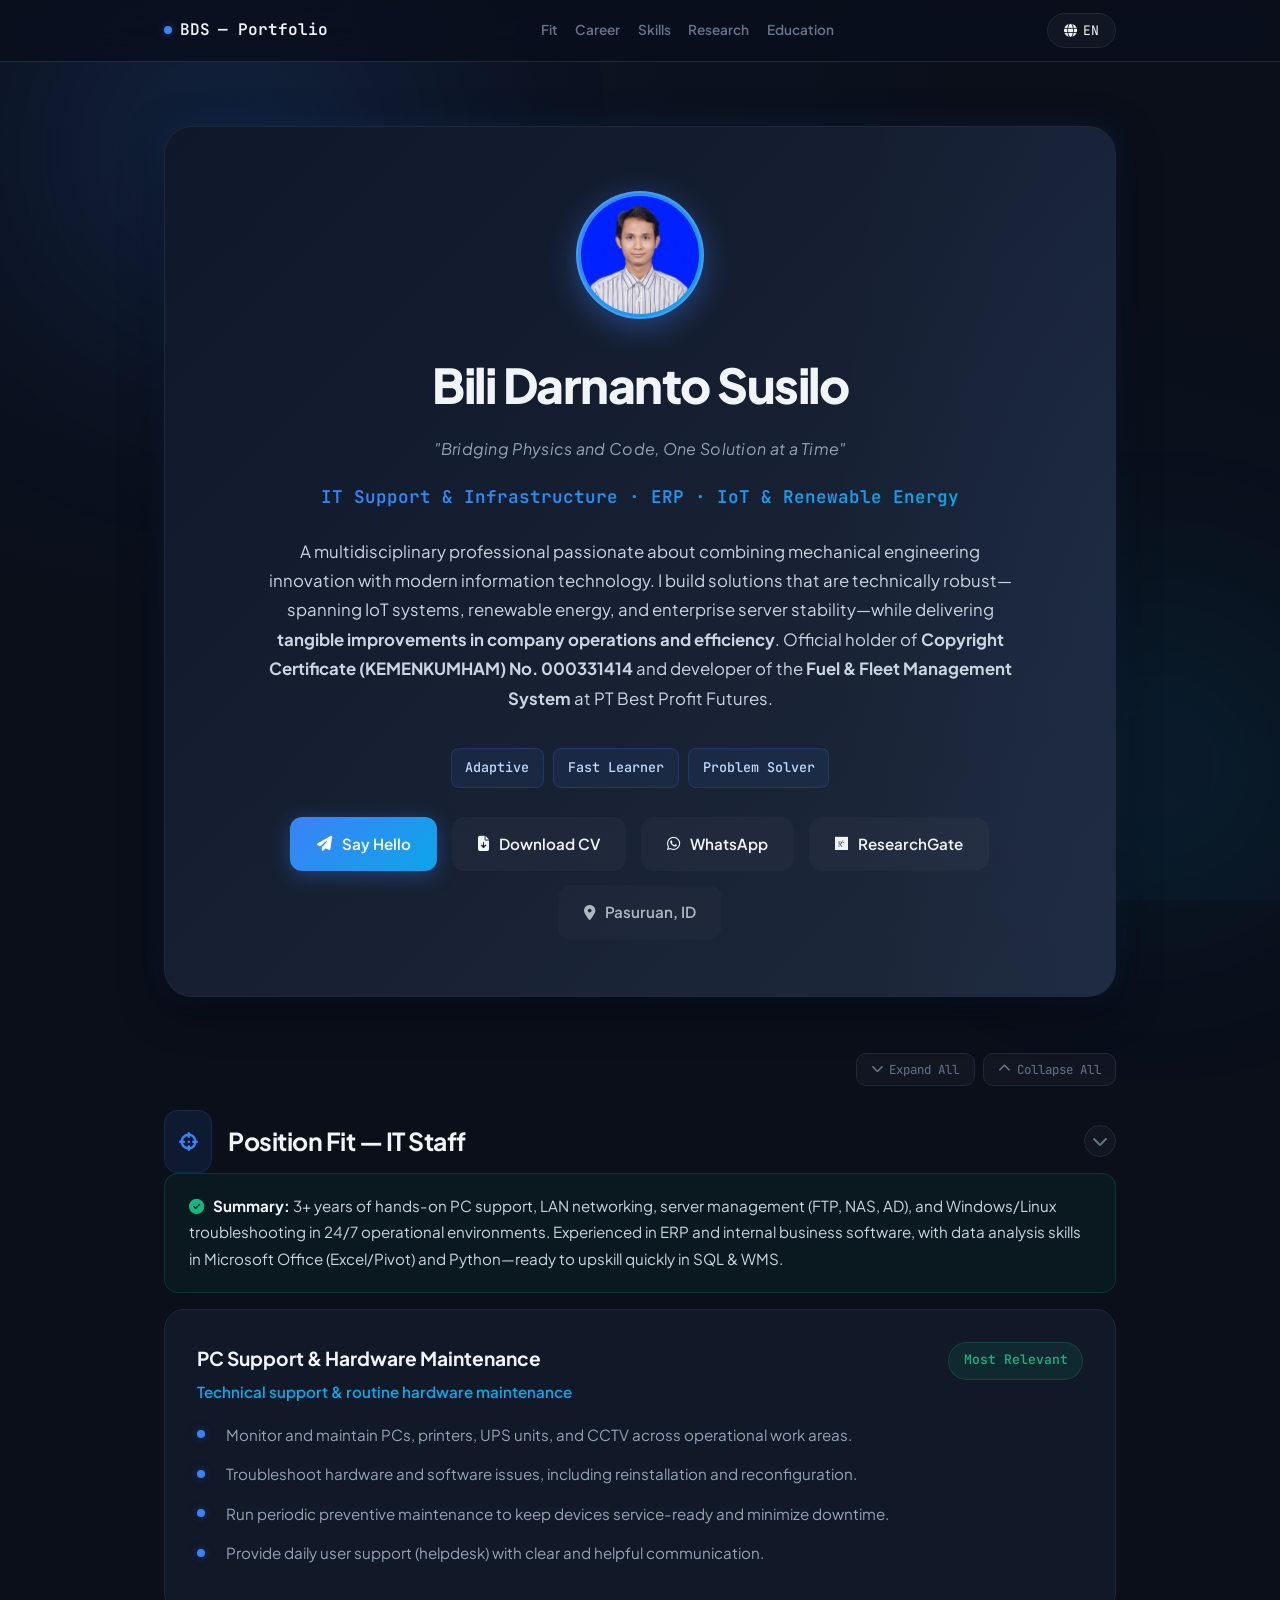
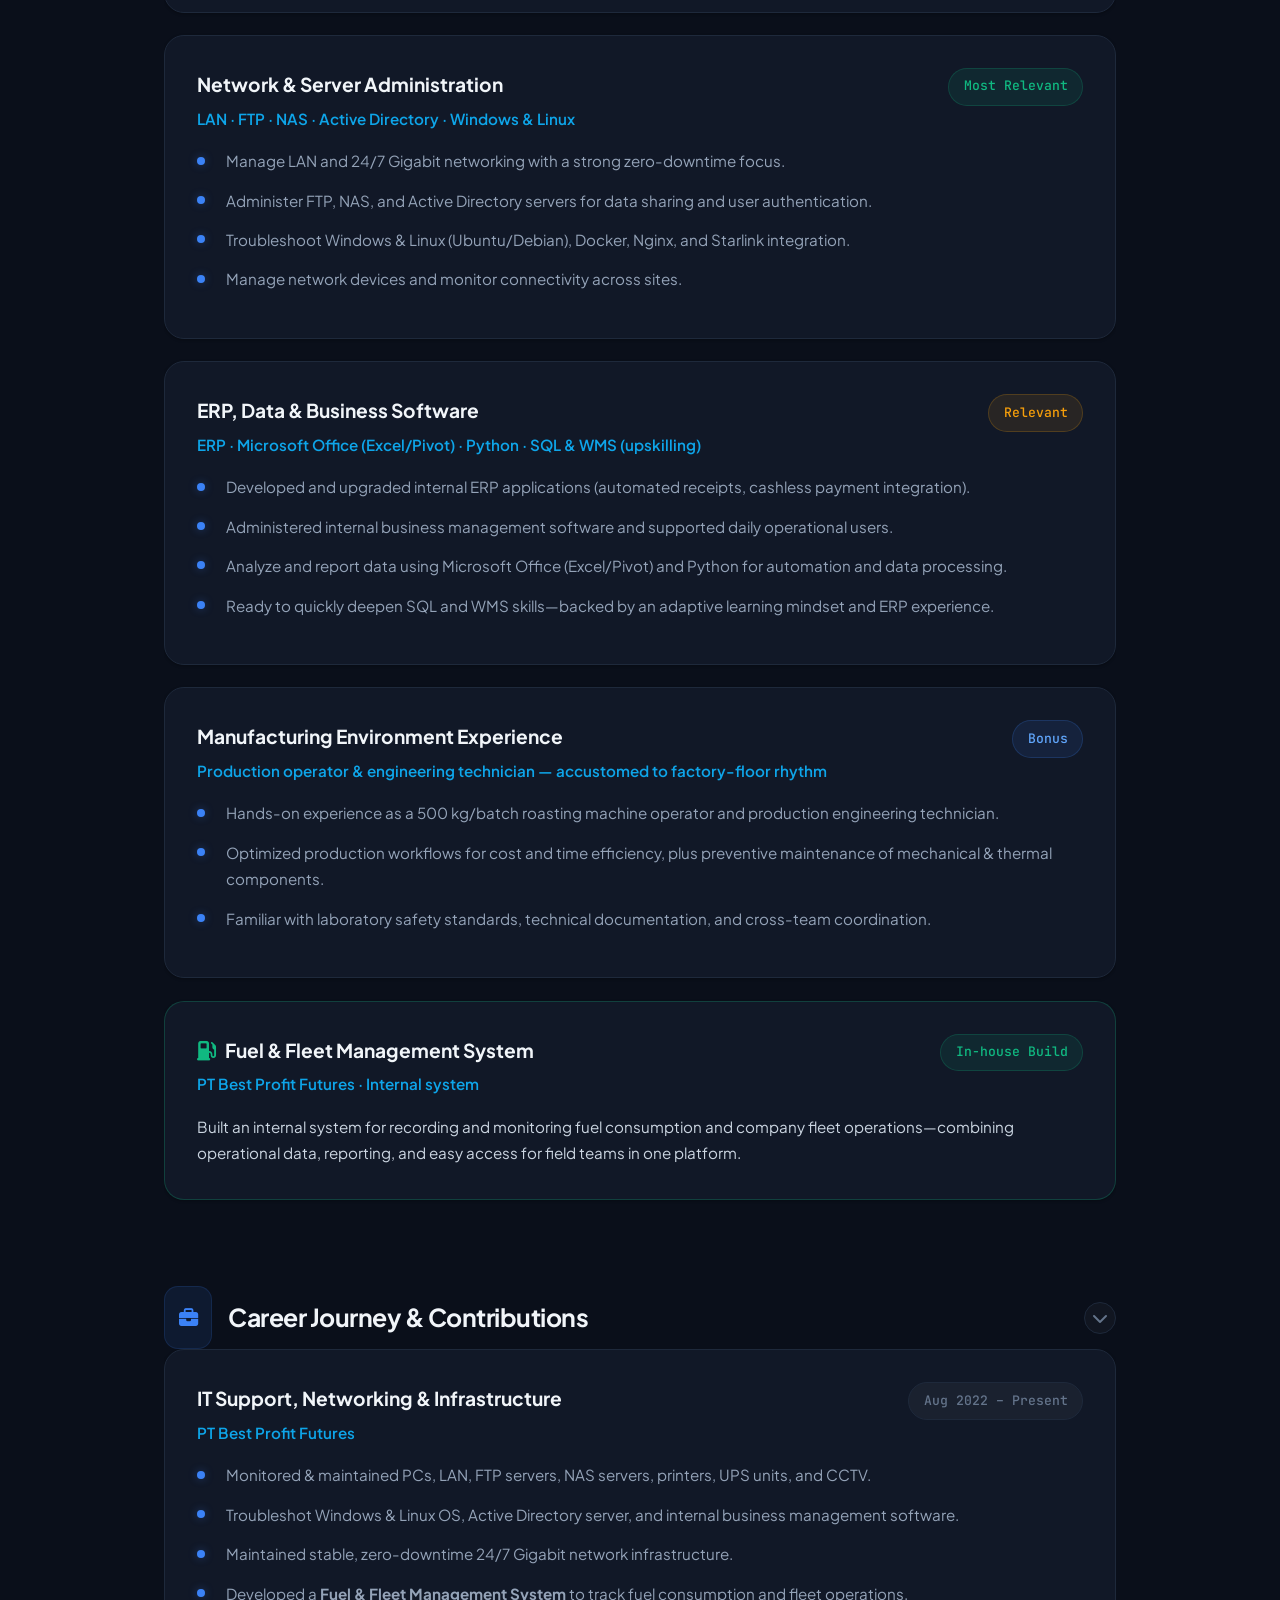
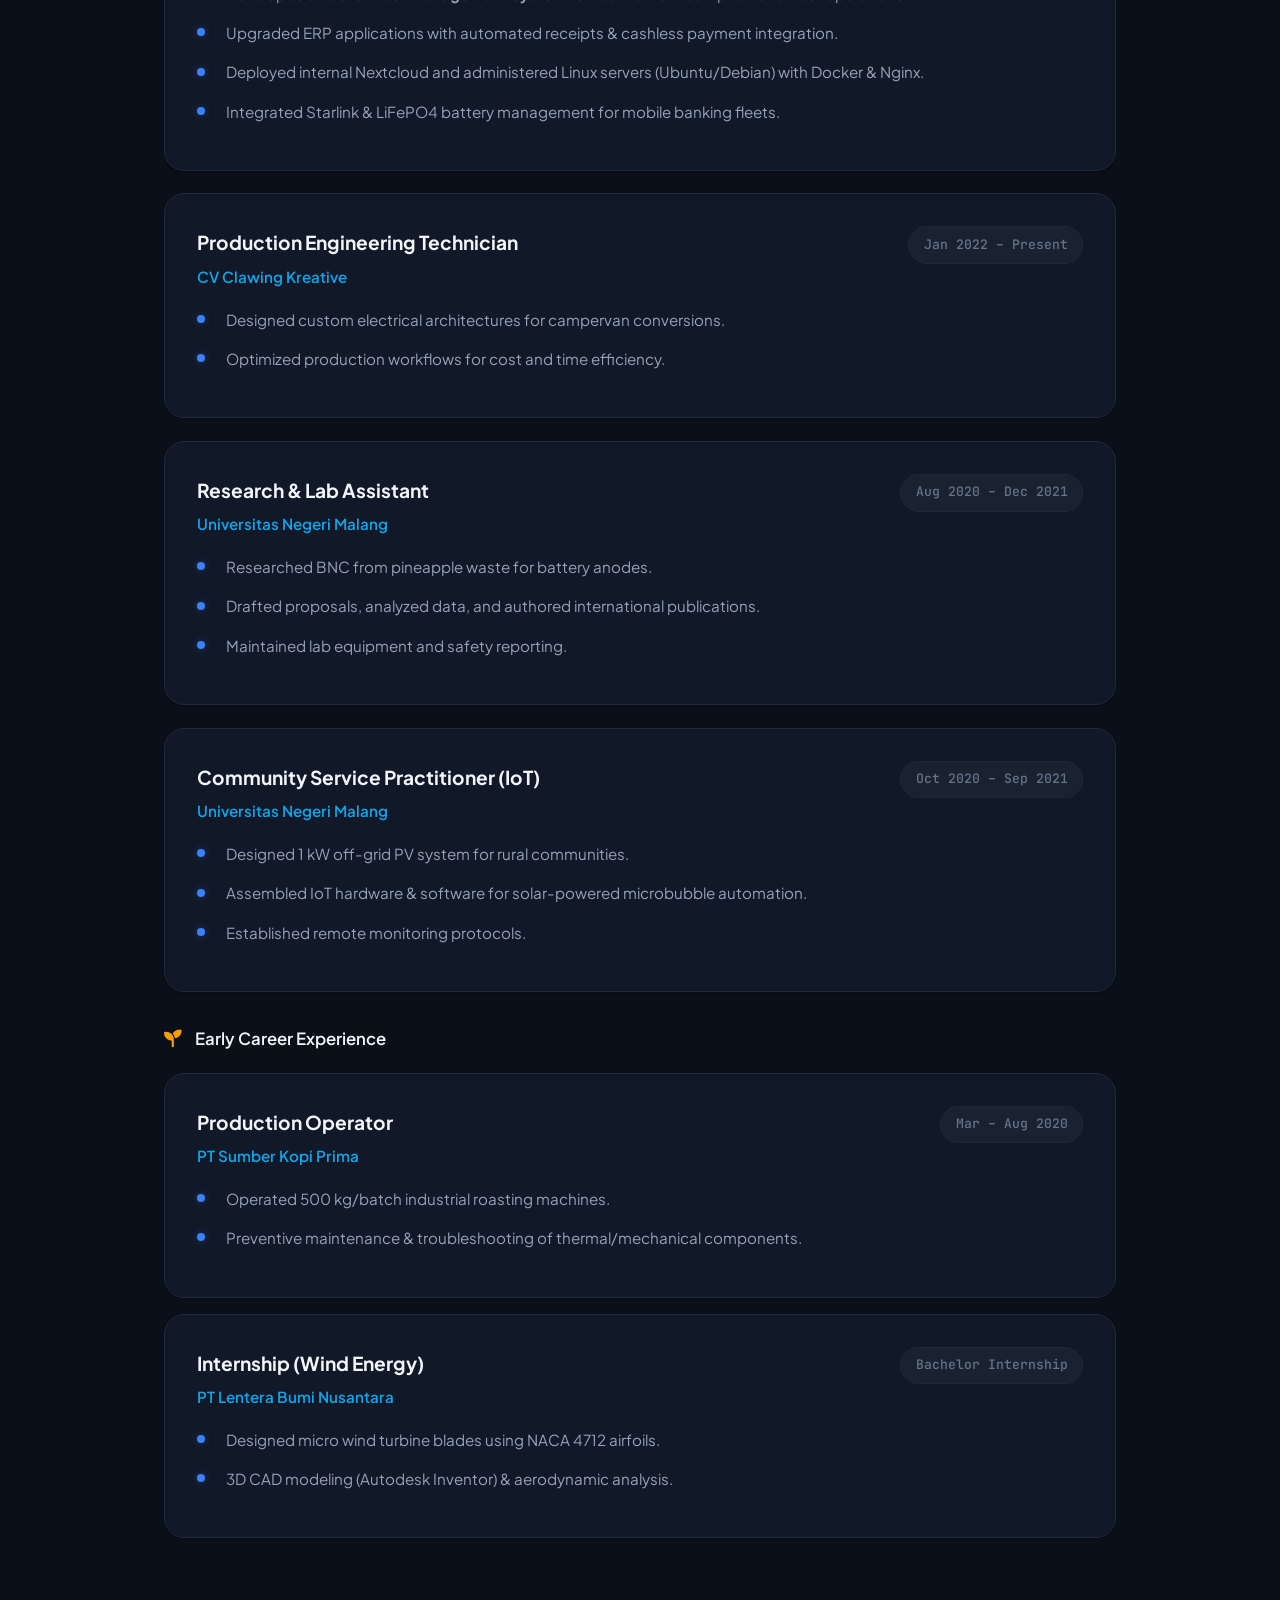
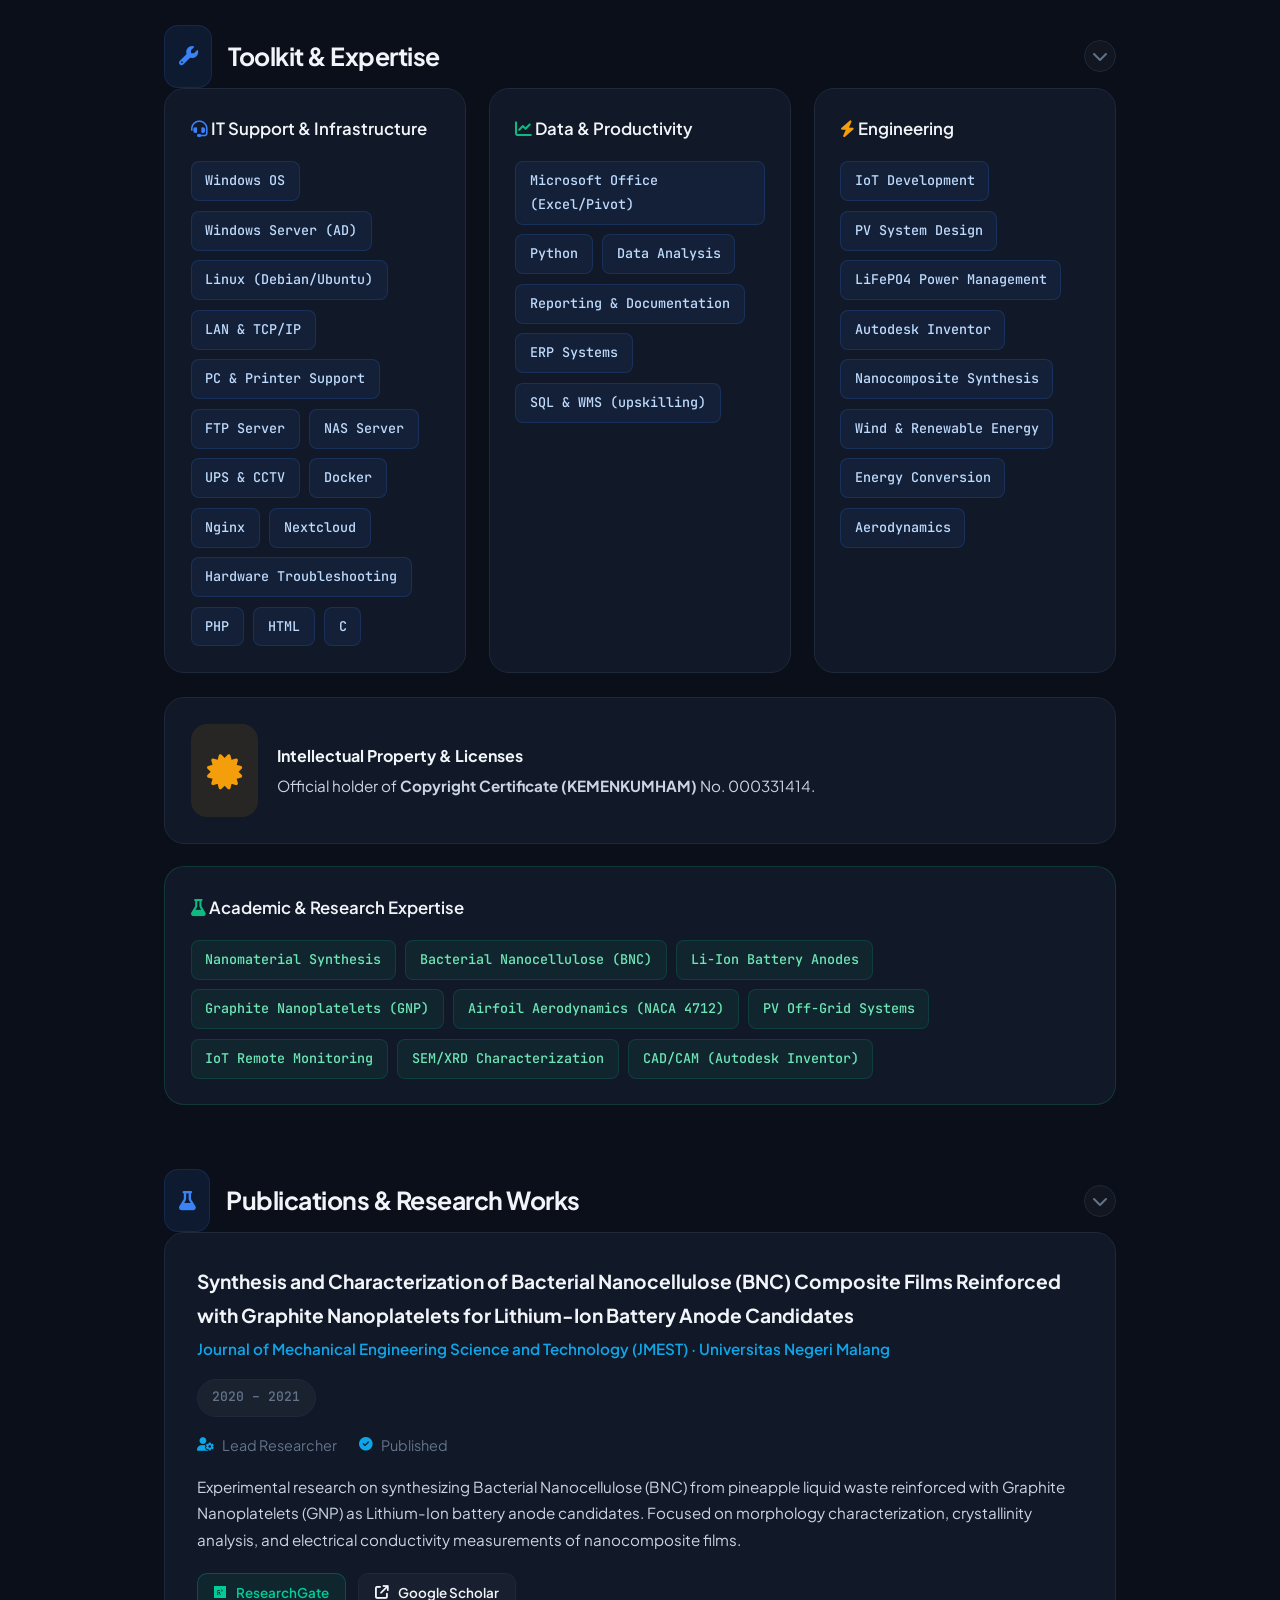
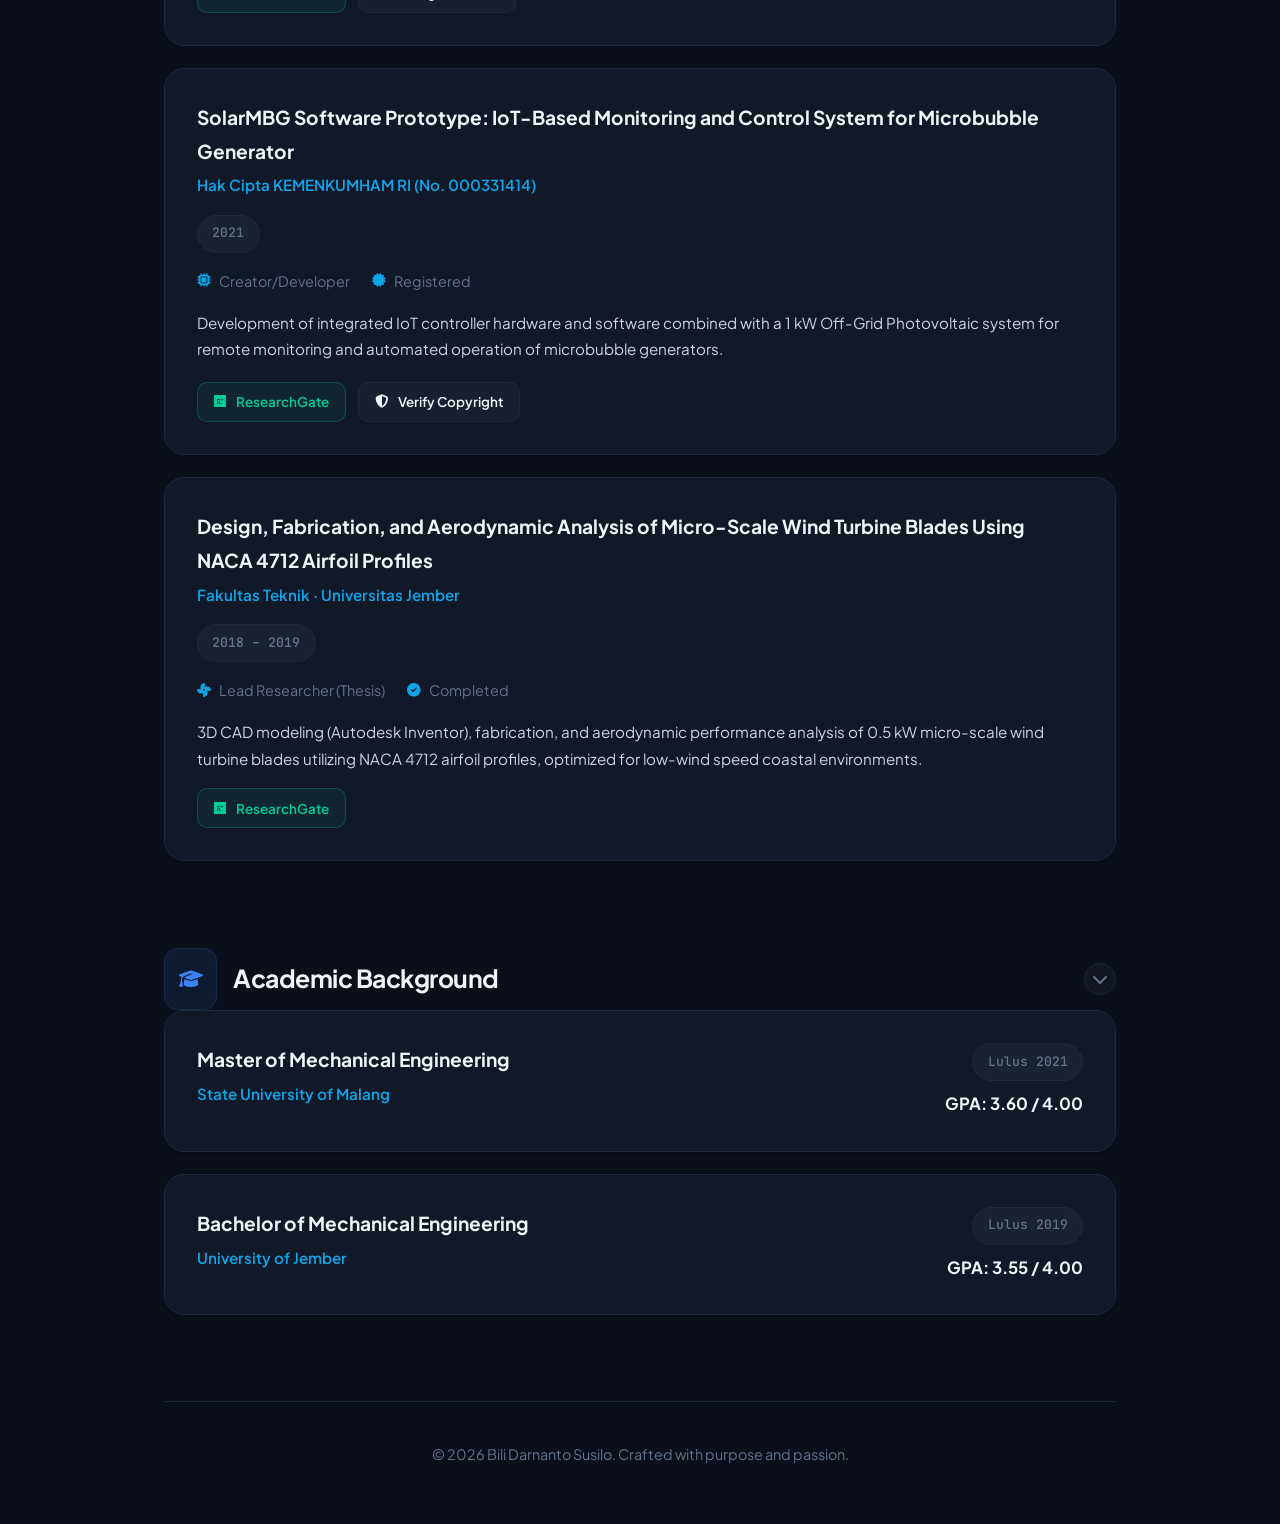
<file: index.html>
<!DOCTYPE html>
<html lang="id">
<head>
    <meta charset="UTF-8">
    <meta name="viewport" content="width=device-width, initial-scale=1.0">
    <meta name="theme-color" content="#0a0f1a">

    <!-- ===== Primary SEO ===== -->
    <title>Bili Darnanto Susilo | IT Support · ERP · IoT &amp; Renewables</title>
    <meta name="description" content="Portofolio Bili Darnanto Susilo — IT Support &amp; Infrastructure: PC/LAN/server, Windows &amp; Linux, Server AD, ERP, pelaporan data, IoT &amp; energi terbarukan. Pemegang Hak Cipta KEMENKUMHAM No. 000331414.">
    <meta name="author" content="Bili Darnanto Susilo">
    <meta name="robots" content="index, follow, max-image-preview:large, max-snippet:-1, max-video-preview:-1">
    <link rel="canonical" href="https://bilidarnanto.github.io/profile/">

    <!-- Verification: Google Search Console (keep exactly one tag per provider) -->
    <meta name="google-site-verification" content="qOh3prb1Smavfyra9wRaYZVwQyn4cc-QYFbsiTVeUkE" />
    <!-- Bing Webmaster Tools: uncomment and fill in when needed -->
    <!-- <meta name="msvalidate.01" content="ISI_KODE_DARI_BING_WEBMASTER_TOOLS"> -->

    <!-- Favicon -->
    <link rel="icon" type="image/svg+xml" href="assets/img/favicon.svg">
    <link rel="apple-touch-icon" href="assets/img/favicon.svg">

    <!-- Open Graph / Social -->
    <meta property="og:site_name" content="Bili Darnanto Susilo">
    <meta property="og:type" content="profile">
    <meta property="og:title" content="Bili Darnanto Susilo | IT Support, ERP &amp; Infrastructure">
    <meta property="og:description" content="IT Support &amp; Infrastructure · PC/LAN/Server, Windows &amp; Linux, Server AD, ERP · Fuel &amp; Fleet Management System · IoT &amp; energi terbarukan.">
    <meta property="og:url" content="https://bilidarnanto.github.io/profile/">
    <meta property="og:locale" content="id_ID">
    <meta property="og:locale:alternate" content="en_US">
    <meta property="og:image" content="https://bilidarnanto.github.io/profile/assets/img/og-image.png">
    <meta property="og:image:type" content="image/png">
    <meta property="og:image:width" content="1200">
    <meta property="og:image:height" content="630">
    <meta property="og:image:alt" content="Bili Darnanto Susilo — IT Support, ERP &amp; Infrastructure">
    <meta property="profile:first_name" content="Bili Darnanto">
    <meta property="profile:last_name" content="Susilo">

    <!-- Twitter Card -->
    <meta name="twitter:card" content="summary_large_image">
    <meta name="twitter:title" content="Bili Darnanto Susilo | IT Support, ERP &amp; Infrastructure">
    <meta name="twitter:description" content="IT Support &amp; Infrastructure · PC/LAN/Server · Windows &amp; Linux · ERP · IoT &amp; energi terbarukan">
    <meta name="twitter:image" content="https://bilidarnanto.github.io/profile/assets/img/og-image.png">
    <meta name="twitter:image:alt" content="Bili Darnanto Susilo — IT Support, ERP &amp; Infrastructure">

    <link rel="preconnect" href="https://fonts.googleapis.com">
    <link rel="preconnect" href="https://fonts.gstatic.com" crossorigin>
    <link href="https://fonts.googleapis.com/css2?family=JetBrains+Mono:wght@400;500;600&family=Plus+Jakarta+Sans:wght@300;400;500;600;700;800&display=swap" rel="stylesheet">
    <link rel="stylesheet" href="https://cdnjs.cloudflare.com/ajax/libs/font-awesome/6.4.0/css/all.min.css">
    <link rel="stylesheet" href="assets/css/style.css">

    <!-- ===== Structured Data (Google rich results) ===== -->
    <script type="application/ld+json">
    {
        "@context": "https://schema.org",
        "@graph": [
            {
                "@type": "Person",
                "@id": "https://bilidarnanto.github.io/profile/#person",
                "name": "Bili Darnanto Susilo",
                "givenName": "Bili Darnanto",
                "familyName": "Susilo",
                "honorificSuffix": "M.T.",
                "jobTitle": "IT Support & Infrastructure · ERP · IoT & Renewable Energy Problem Solver",
                "description": "Profesional interdisipliner yang memadukan rekayasa teknik mesin dengan IT support, infrastruktur jaringan, ERP, dan energi terbarukan.",
                "email": "mailto:bilidarnanto@hotmail.com",
                "telephone": "+6285334398681",
                "url": "https://bilidarnanto.github.io/profile/",
                "image": "https://bilidarnanto.github.io/profile/assets/img/og-image.png",
                "address": {
                    "@type": "PostalAddress",
                    "addressLocality": "Pasuruan",
                    "addressRegion": "Jawa Timur",
                    "addressCountry": "ID"
                },
                "alumniOf": [
                    { "@type": "CollegeOrUniversity", "name": "Universitas Negeri Malang", "sameAs": "https://www.um.ac.id/" },
                    { "@type": "CollegeOrUniversity", "name": "Universitas Jember", "sameAs": "https://www.unej.ac.id/" }
                ],
                "worksFor": [
                    { "@type": "Organization", "name": "PT Best Profit Futures" },
                    { "@type": "Organization", "name": "CV Clawing Kreative" }
                ],
                "knowsLanguage": ["id", "en"],
                "knowsAbout": [
                    "IT Support",
                    "PC and Peripheral Maintenance",
                    "Windows and Linux Troubleshooting",
                    "Windows Server & Active Directory",
                    "LAN and Network Administration",
                    "FTP and NAS Server Management",
                    "CCTV and UPS Maintenance",
                    "ERP Systems",
                    "Business Software Management",
                    "Data Reporting (Microsoft Excel/Pivot)",
                    "Python",
                    "IoT Monitoring and Control",
                    "Linux Server Administration",
                    "Docker",
                    "Nginx",
                    "Photovoltaic (PLTS) System Design",
                    "LiFePO4 Battery Management",
                    "Mechanical Engineering",
                    "Aerodynamics",
                    "Nanocomposite Materials"
                ],
                "sameAs": [
                    "https://www.researchgate.net/profile/Bili-Susilo",
                    "https://github.com/bilidarnanto"
                ]
            },
            {
                "@type": "ProfilePage",
                "@id": "https://bilidarnanto.github.io/profile/#webpage",
                "url": "https://bilidarnanto.github.io/profile/",
                "name": "Bili Darnanto Susilo | IT Support, ERP & Infrastructure",
                "description": "Portofolio Bili Darnanto Susilo (M.T. Teknik Mesin): IT support & infrastruktur, PC/LAN/server, Windows & Linux, ERP, Fuel & Fleet Management System, IoT & energi terbarukan. Pemegang Hak Cipta KEMENKUMHAM No. 000331414.",
                "inLanguage": "id",
                "isPartOf": {
                    "@type": "WebSite",
                    "@id": "https://bilidarnanto.github.io/profile/#website",
                    "url": "https://bilidarnanto.github.io/profile/",
                    "name": "Bili Darnanto Susilo — Portfolio & Research"
                },
                "about": { "@id": "https://bilidarnanto.github.io/profile/#person" },
                "mainEntity": { "@id": "https://bilidarnanto.github.io/profile/#person" },
                "primaryImageOfPage": {
                    "@type": "ImageObject",
                    "url": "https://bilidarnanto.github.io/profile/assets/img/og-image.png",
                    "width": 1200,
                    "height": 630
                }
            },
            {
                "@type": "ItemList",
                "name": "Publikasi & Riset Ilmiah — Bili Darnanto Susilo",
                "itemListElement": [
                    {
                        "@type": "ListItem",
                        "position": 1,
                        "item": {
                            "@type": "ScholarlyArticle",
                            "@id": "https://bilidarnanto.github.io/profile/#research-bnc-gnp",
                            "name": "Synthesis and Characterization of Bacterial Nanocellulose (BNC) Composite Films Reinforced with Graphite Nanoplatelets for Lithium-Ion Battery Anode Candidates",
                            "author": { "@id": "https://bilidarnanto.github.io/profile/#person" },
                            "datePublished": "2021",
                            "inLanguage": "en",
                            "isPartOf": {
                                "@type": "Periodical",
                                "name": "Journal of Mechanical Engineering Science and Technology (JMEST)",
                                "publisher": { "@type": "Organization", "name": "Universitas Negeri Malang" }
                            },
                            "keywords": "Bacterial Nanocellulose, Graphite Nanoplatelets, Lithium-Ion Battery Anode, Nanocomposite"
                        }
                    },
                    {
                        "@type": "ListItem",
                        "position": 2,
                        "item": {
                            "@type": "CreativeWork",
                            "@id": "https://bilidarnanto.github.io/profile/#research-solarmbg",
                            "name": "Prototype Perangkat Lunak SolarMBG Sebagai Pemantau dan Pengendali Mesin Microbubble Generator Berbasis IoT",
                            "creator": { "@id": "https://bilidarnanto.github.io/profile/#person" },
                            "datePublished": "2021",
                            "identifier": "Hak Cipta KEMENKUMHAM RI No. 000331414",
                            "about": "IoT monitoring and control of microbubble generators powered by a 1 kW off-grid photovoltaic system",
                            "keywords": "IoT, PLTS Off-Grid, Microbubble Generator, Remote Monitoring"
                        }
                    },
                    {
                        "@type": "ListItem",
                        "position": 3,
                        "item": {
                            "@type": "Thesis",
                            "@id": "https://bilidarnanto.github.io/profile/#research-naca4712",
                            "name": "Design, Fabrication, and Aerodynamic Analysis of Micro-Scale Wind Turbine Blades Using NACA 4712 Airfoil Profiles",
                            "author": { "@id": "https://bilidarnanto.github.io/profile/#person" },
                            "datePublished": "2019",
                            "inLanguage": "en",
                            "publisher": { "@type": "CollegeOrUniversity", "name": "Fakultas Teknik, Universitas Jember" },
                            "keywords": "NACA 4712, Wind Turbine Blade, Aerodynamics, Autodesk Inventor, Renewable Energy"
                        }
                    }
                ]
            }
        ]
    }
    </script>
</head>
<body>

    <!-- Floating BG Glows -->
    <div class="bg-glow bg-glow-1"></div>
    <div class="bg-glow bg-glow-2"></div>

    <!-- TOP NAVIGATION -->
    <nav class="top-nav" id="topNav">
        <div class="nav-inner">
            <div class="nav-logo">
                <span class="dot"></span> BDS<span lang="id" class="lang-id"> — Portfolio</span><span lang="en" class="lang-en"> — Portfolio</span>
            </div>
            <nav class="nav-links" aria-label="Bagian halaman / Page sections">
                <a href="#fit"><span lang="id" class="lang-id">Kualifikasi</span><span lang="en" class="lang-en">Fit</span></a>
                <a href="#experience"><span lang="id" class="lang-id">Karier</span><span lang="en" class="lang-en">Career</span></a>
                <a href="#skills"><span lang="id" class="lang-id">Keahlian</span><span lang="en" class="lang-en">Skills</span></a>
                <a href="#research"><span lang="id" class="lang-id">Riset</span><span lang="en" class="lang-en">Research</span></a>
                <a href="#education"><span lang="id" class="lang-id">Pendidikan</span><span lang="en" class="lang-en">Education</span></a>
            </nav>
            <div class="nav-actions">
                <button class="lang-btn" id="langToggle" title="Ganti Bahasa / Switch Language" aria-label="Toggle Language">
                    <i class="fa-solid fa-globe"></i> 
                    <span id="langLabel">ID</span>
                </button>
            </div>
        </div>
    </nav>

    <div class="app-container">

        <!-- HERO SECTION -->
        <header class="hero">
            <div class="hero-avatar">
                <img src="assets/img/bili-profile.jpg" alt="Bili Darnanto Susilo" width="128" height="128" fetchpriority="high">
            </div>
            <h1>Bili Darnanto Susilo</h1>
            <p class="motto" style="color: #94a3b8; font-style: italic; font-size: 1rem; margin-bottom: 1.2rem; letter-spacing: 0.3px; font-weight: 400; position: relative; z-index: 1;">"Bridging Physics and Code, One Solution at a Time"</p>
            <span lang="id" class="title-badge lang-id">IT Support &amp; Infrastructure · ERP · IoT &amp; Renewable Energy</span>
            <span lang="en" class="title-badge lang-en">IT Support &amp; Infrastructure · ERP · IoT &amp; Renewable Energy</span>
            <p lang="id" class="summary lang-id">
                Profesional interdisipliner yang antusias memadukan inovasi teknik mesin dengan teknologi informasi modern. Saya berdedikasi untuk menciptakan solusi yang tidak hanya canggih secara teknis—seperti sistem IoT, energi terbarukan, dan stabilitas jaringan server—tetapi juga memberikan <strong>dampak nyata bagi kelancaran dan efisiensi operasional perusahaan</strong>. Pemegang resmi <strong>Surat Pencatatan Ciptaan (KEMENKUMHAM) No. 000331414</strong>, dan pengembang <strong>Fuel &amp; Fleet Management System</strong> di PT Best Profit Futures.
            </p>
            <p lang="en" class="summary lang-en">
                A multidisciplinary professional passionate about combining mechanical engineering innovation with modern information technology. I build solutions that are technically robust—spanning IoT systems, renewable energy, and enterprise server stability—while delivering <strong>tangible improvements in company operations and efficiency</strong>. Official holder of <strong>Copyright Certificate (KEMENKUMHAM) No. 000331414</strong> and developer of the <strong>Fuel &amp; Fleet Management System</strong> at PT Best Profit Futures.
            </p>
            <div class="skill-tags" style="justify-content: center; margin-bottom: 1.8rem; position: relative; z-index: 1;">
                <span lang="id" class="lang-id tag">Adaptif</span><span lang="en" class="lang-en tag">Adaptive</span>
                <span lang="id" class="lang-id tag">Pembelajar Cepat</span><span lang="en" class="lang-en tag">Fast Learner</span>
                <span lang="id" class="lang-id tag">Problem Solver</span><span lang="en" class="lang-en tag">Problem Solver</span>
            </div>
            <div class="contact-actions">
                <a href="mailto:bilidarnanto@hotmail.com" class="btn btn-primary">
                    <i class="fa-solid fa-paper-plane"></i> 
                    <span lang="id" class="lang-id">Sapa via Email</span><span lang="en" class="lang-en">Say Hello</span>
                </a>
                <a href="CV-Bili-Darnanto-Susilo-IT-Staff.pdf?v=2" download class="btn btn-outline">
                    <i class="fa-solid fa-file-arrow-down"></i>
                    <span lang="id" class="lang-id">Unduh CV</span><span lang="en" class="lang-en">Download CV</span>
                </a>
                <a href="https://wa.me/6285334398681" target="_blank" rel="noopener" class="btn btn-outline">
                    <i class="fa-brands fa-whatsapp"></i> WhatsApp
                </a>
                <a href="https://www.researchgate.net/profile/Bili-Susilo" target="_blank" rel="noopener" class="btn btn-outline">
                    <i class="fa-brands fa-researchgate"></i> ResearchGate
                </a>
                <a href="#" class="btn btn-outline" style="pointer-events: none; opacity: 0.7;">
                    <i class="fa-solid fa-location-dot"></i> Pasuruan, ID
                </a>
            </div>
        </header>

        <!-- SECTION 1: KESESUAIAN POSISI IT STAFF -->
        <div class="section-wrapper" id="fit">
            <section>
                <div class="section-header">
                    <div class="icon-wrap"><i class="fa-solid fa-crosshairs"></i></div>
                    <h2 lang="id" class="lang-id">Kesesuaian Posisi — IT Staff</h2>
                    <h2 lang="en" class="lang-en">Position Fit — IT Staff</h2>
                </div>
                <div class="section-content">
                    <div style="background: rgba(16, 185, 129, 0.06); border: 1px solid rgba(16, 185, 129, 0.18); border-radius: 14px; padding: 1.2rem 1.5rem; margin-bottom: 1rem;">
                        <p lang="id" style="font-size: 0.95rem; color: #cbd5e1; margin: 0;" class="lang-id">
                            <i class="fa-solid fa-circle-check" style="color: #10b981; margin-right: 0.4rem;"></i>
                            <strong style="color: #f1f5f9;">Ringkasan:</strong> Pengalaman lebih dari 3 tahun menangani PC support, jaringan LAN, server (FTP, NAS, AD), serta troubleshooting Windows &amp; Linux di lingkungan operasional 24/7. Terbiasa mengelola ERP dan software bisnis internal, didukung kemampuan analisis data dengan Microsoft Office (Excel/Pivot) dan Python—siap memperdalam SQL &amp; WMS dengan cepat.
                        </p>
                        <p lang="en" style="font-size: 0.95rem; color: #cbd5e1; margin: 0;" class="lang-en">
                            <i class="fa-solid fa-circle-check" style="color: #10b981; margin-right: 0.4rem;"></i>
                            <strong style="color: #f1f5f9;">Summary:</strong> 3+ years of hands-on PC support, LAN networking, server management (FTP, NAS, AD), and Windows/Linux troubleshooting in 24/7 operational environments. Experienced in ERP and internal business software, with data analysis skills in Microsoft Office (Excel/Pivot) and Python—ready to upskill quickly in SQL &amp; WMS.
                        </p>
                    </div>

                    <div class="card">
                        <div class="card-header">
                            <div>
                                <h3 class="role-title">PC Support &amp; Hardware Maintenance</h3>
                                <span lang="id" class="company lang-id">Dukungan teknis &amp; pemeliharaan rutin perangkat keras</span>
                                <span lang="en" class="company lang-en">Technical support &amp; routine hardware maintenance</span>
                            </div>
                            <span class="date-badge" style="background: rgba(16, 185, 129, 0.1); color: #10b981; border-color: rgba(16, 185, 129, 0.2);">
                                <span lang="id" class="lang-id">Paling Relevan</span><span lang="en" class="lang-en">Most Relevant</span>
                            </span>
                        </div>
                        <ul lang="id" class="task-list lang-id">
                            <li>Monitoring dan maintenance PC, printer, UPS, serta CCTV di area kerja operasional.</li>
                            <li>Troubleshooting perangkat keras dan perangkat lunak, termasuk instalasi ulang dan konfigurasi.</li>
                            <li>Perawatan preventif berkala agar perangkat tetap siap pakai dan meminimalkan <em>downtime</em>.</li>
                            <li>Dukungan pengguna harian (<em>helpdesk</em>) dengan komunikasi yang jelas dan membantu.</li>
                        </ul>
                        <ul lang="en" class="task-list lang-en">
                            <li>Monitor and maintain PCs, printers, UPS units, and CCTV across operational work areas.</li>
                            <li>Troubleshoot hardware and software issues, including reinstallation and reconfiguration.</li>
                            <li>Run periodic preventive maintenance to keep devices service-ready and minimize downtime.</li>
                            <li>Provide daily user support (helpdesk) with clear and helpful communication.</li>
                        </ul>
                    </div>

                    <div class="card">
                        <div class="card-header">
                            <div>
                                <h3 class="role-title">Network &amp; Server Administration</h3>
                                <span class="company">LAN · FTP · NAS · Active Directory · Windows &amp; Linux</span>
                            </div>
                            <span class="date-badge" style="background: rgba(16, 185, 129, 0.1); color: #10b981; border-color: rgba(16, 185, 129, 0.2);">
                                <span lang="id" class="lang-id">Paling Relevan</span><span lang="en" class="lang-en">Most Relevant</span>
                            </span>
                        </div>
                        <ul lang="id" class="task-list lang-id">
                            <li>Mengelola LAN dan jaringan Gigabit 24/7 dengan fokus stabilitas tanpa <em>downtime</em>.</li>
                            <li>Administrasi FTP Server, NAS Server, dan Server AD untuk berbagi data serta autentikasi pengguna.</li>
                            <li>Troubleshooting OS Windows &amp; Linux (Ubuntu/Debian), Docker, Nginx, dan integrasi Starlink.</li>
                            <li>Manajemen perangkat jaringan dan pemantauan konektivitas antar lokasi.</li>
                        </ul>
                        <ul lang="en" class="task-list lang-en">
                            <li>Manage LAN and 24/7 Gigabit networking with a strong zero-downtime focus.</li>
                            <li>Administer FTP, NAS, and Active Directory servers for data sharing and user authentication.</li>
                            <li>Troubleshoot Windows &amp; Linux (Ubuntu/Debian), Docker, Nginx, and Starlink integration.</li>
                            <li>Manage network devices and monitor connectivity across sites.</li>
                        </ul>
                    </div>

                    <div class="card">
                        <div class="card-header">
                            <div>
                                <h3 class="role-title">ERP, Data &amp; Business Software</h3>
                                <span class="company">ERP · Microsoft Office (Excel/Pivot) · Python · SQL &amp; WMS (upskilling)</span>
                            </div>
                            <span class="date-badge" style="background: rgba(245, 158, 11, 0.1); color: #f59e0b; border-color: rgba(245, 158, 11, 0.2);">
                                <span lang="id" class="lang-id">Relevan</span><span lang="en" class="lang-en">Relevant</span>
                            </span>
                        </div>
                        <ul lang="id" class="task-list lang-id">
                            <li>Mengembangkan dan meng-<em>upgrade</em> aplikasi ERP internal (cetak struk otomatis, integrasi pembayaran non-tunai).</li>
                            <li>Mengelola software manajemen bisnis internal dan mendampingi pengguna dalam operasional harian.</li>
                            <li>Analisis dan pelaporan data dengan Microsoft Office (Excel/Pivot) serta Python untuk otomasi dan pengolahan data.</li>
                            <li>Siap memperdalam SQL dan WMS secara cepat—didukung pola pikir <em>adaptive learner</em> dan pengalaman ERP.</li>
                        </ul>
                        <ul lang="en" class="task-list lang-en">
                            <li>Developed and upgraded internal ERP applications (automated receipts, cashless payment integration).</li>
                            <li>Administered internal business management software and supported daily operational users.</li>
                            <li>Analyze and report data using Microsoft Office (Excel/Pivot) and Python for automation and data processing.</li>
                            <li>Ready to quickly deepen SQL and WMS skills—backed by an adaptive learning mindset and ERP experience.</li>
                        </ul>
                    </div>

                    <div class="card">
                        <div class="card-header">
                            <div>
                                <h3 lang="id" class="role-title lang-id">Pengalaman Lingkungan Manufaktur</h3>
                                <h3 lang="en" class="role-title lang-en">Manufacturing Environment Experience</h3>
                                <span lang="id" class="company lang-id">Operator produksi &amp; teknisi produksi — terbiasa dengan ritme lantai pabrik</span>
                                <span lang="en" class="company lang-en">Production operator &amp; engineering technician — accustomed to factory-floor rhythm</span>
                            </div>
                            <span class="date-badge" style="background: rgba(59, 130, 246, 0.1); color: #60a5fa; border-color: rgba(59, 130, 246, 0.2);">
                                <span lang="id" class="lang-id">Bonus</span><span lang="en" class="lang-en">Bonus</span>
                            </span>
                        </div>
                        <ul lang="id" class="task-list lang-id">
                            <li>Pengalaman langsung sebagai operator mesin <em>roasting</em> 500 kg/batch dan teknisi produksi.</li>
                            <li>Optimasi alur produksi untuk efisiensi biaya dan waktu, serta perawatan preventif komponen mekanik &amp; termal.</li>
                            <li>Terbiasa dengan standar K3 laboratorium, dokumentasi teknis, dan koordinasi lintas tim.</li>
                        </ul>
                        <ul lang="en" class="task-list lang-en">
                            <li>Hands-on experience as a 500 kg/batch roasting machine operator and production engineering technician.</li>
                            <li>Optimized production workflows for cost and time efficiency, plus preventive maintenance of mechanical &amp; thermal components.</li>
                            <li>Familiar with laboratory safety standards, technical documentation, and cross-team coordination.</li>
                        </ul>
                    </div>

                    <div class="card" style="border-color: rgba(16, 185, 129, 0.25);">
                        <div class="card-header">
                            <div>
                                <h3 class="role-title"><i class="fa-solid fa-gas-pump" style="color: #10b981; margin-right: 0.4rem;"></i> Fuel &amp; Fleet Management System</h3>
                                <span class="company">PT Best Profit Futures · <span lang="id" class="lang-id">Sistem internal</span><span lang="en" class="lang-en">Internal system</span></span>
                            </div>
                            <span class="date-badge" style="background: rgba(16, 185, 129, 0.1); color: #10b981; border-color: rgba(16, 185, 129, 0.2);">In-house Build</span>
                        </div>
                        <p lang="id" style="font-size: 0.95rem; margin-bottom: 0; color: #cbd5e1;" class="lang-id">
                            Mengembangkan sistem internal untuk pencatatan dan pemantauan konsumsi bahan bakar serta operasional armada perusahaan—menggabungkan data operasional, pelaporan, dan kemudahan akses bagi tim lapangan dalam satu platform.
                        </p>
                        <p lang="en" style="font-size: 0.95rem; margin-bottom: 0; color: #cbd5e1;" class="lang-en">
                            Built an internal system for recording and monitoring fuel consumption and company fleet operations—combining operational data, reporting, and easy access for field teams in one platform.
                        </p>
                    </div>
                </div>
            </section>
        </div>

        <!-- SECTION 2: PENGALAMAN PROFESIONAL -->
        <div class="section-wrapper" id="experience">
            <section>
                <div class="section-header">
                    <div class="icon-wrap"><i class="fa-solid fa-briefcase"></i></div>
                    <h2 lang="id" class="lang-id">Perjalanan Karier & Kontribusi</h2>
                    <h2 lang="en" class="lang-en">Career Journey & Contributions</h2>
                </div>
                <div class="section-content">
                    <div class="card">
                        <div class="card-header">
                            <div>
                                <h3 class="role-title">IT Support, Networking &amp; Infrastructure</h3>
                                <span class="company">PT Best Profit Futures</span>
                            </div>
                            <span class="date-badge"><span lang="id" class="lang-id">Ags 2022 – Saat Ini</span><span lang="en" class="lang-en">Aug 2022 – Present</span></span>
                        </div>
                        <ul lang="id" class="task-list lang-id">
                            <li>Monitoring &amp; maintenance perangkat: PC, LAN, FTP Server, NAS Server, printer, UPS, dan CCTV.</li>
                            <li>Troubleshooting OS (Windows &amp; Linux), Server AD, dan software manajemen bisnis internal.</li>
                            <li>Menjaga infrastruktur jaringan Gigabit 24/7 tanpa <em>downtime</em>.</li>
                            <li>Mengembangkan <strong>Fuel &amp; Fleet Management System</strong> untuk pemantauan konsumsi BBM dan operasional armada.</li>
                            <li>Mengembangkan dan meng-<em>upgrade</em> aplikasi ERP (cetak struk otomatis, integrasi pembayaran non-tunai).</li>
                            <li>Membangun &amp; mengelola Server Nextcloud serta server Linux (Ubuntu/Debian) dengan Docker &amp; Nginx.</li>
                            <li>Mengintegrasikan Starlink &amp; manajemen baterai LiFePO4 untuk armada bank keliling.</li>
                        </ul>
                        <ul lang="en" class="task-list lang-en">
                            <li>Monitored &amp; maintained PCs, LAN, FTP servers, NAS servers, printers, UPS units, and CCTV.</li>
                            <li>Troubleshot Windows &amp; Linux OS, Active Directory server, and internal business management software.</li>
                            <li>Maintained stable, zero-downtime 24/7 Gigabit network infrastructure.</li>
                            <li>Developed a <strong>Fuel &amp; Fleet Management System</strong> to track fuel consumption and fleet operations.</li>
                            <li>Upgraded ERP applications with automated receipts &amp; cashless payment integration.</li>
                            <li>Deployed internal Nextcloud and administered Linux servers (Ubuntu/Debian) with Docker &amp; Nginx.</li>
                            <li>Integrated Starlink &amp; LiFePO4 battery management for mobile banking fleets.</li>
                        </ul>
                    </div>
                    <div class="card">
                        <div class="card-header">
                            <div>
                                <h3 class="role-title">Production Engineering Technician</h3>
                                <span class="company">CV Clawing Kreative</span>
                            </div>
                            <span class="date-badge"><span lang="id" class="lang-id">Jan 2022 – Saat Ini</span><span lang="en" class="lang-en">Jan 2022 – Present</span></span>
                        </div>
                        <ul lang="id" class="task-list lang-id">
                            <li>Merancang arsitektur kelistrikan khusus untuk konversi kendaraan <em>campervan</em>.</li>
                            <li>Mengoptimalkan alur produksi untuk efisiensi biaya dan waktu.</li>
                        </ul>
                        <ul lang="en" class="task-list lang-en">
                            <li>Designed custom electrical architectures for campervan conversions.</li>
                            <li>Optimized production workflows for cost and time efficiency.</li>
                        </ul>
                    </div>
                    <div class="card">
                        <div class="card-header">
                            <div>
                                <h3 lang="id" class="role-title lang-id">Asisten Peneliti & Laboratorium</h3>
                                <h3 lang="en" class="role-title lang-en">Research & Lab Assistant</h3>
                                <span class="company">Universitas Negeri Malang</span>
                            </div>
                            <span class="date-badge"><span lang="id" class="lang-id">Ags 2020 – Des 2021</span><span lang="en" class="lang-en">Aug 2020 – Dec 2021</span></span>
                        </div>
                        <ul lang="id" class="task-list lang-id">
                            <li>Riset Nanoselulosa Bakteri (BNC) dari limbah nanas untuk anoda baterai.</li>
                            <li>Menyusun proposal riset, analisis data, dan artikel publikasi internasional.</li>
                            <li>Perawatan peralatan dan pelaporan K3 Lab Material Lanjut.</li>
                        </ul>
                        <ul lang="en" class="task-list lang-en">
                            <li>Researched BNC from pineapple waste for battery anodes.</li>
                            <li>Drafted proposals, analyzed data, and authored international publications.</li>
                            <li>Maintained lab equipment and safety reporting.</li>
                        </ul>
                    </div>
                    <div class="card">
                        <div class="card-header">
                            <div>
                                <h3 lang="id" class="role-title lang-id">Praktisi Pengabdian Masyarakat (IoT)</h3>
                                <h3 lang="en" class="role-title lang-en">Community Service Practitioner (IoT)</h3>
                                <span class="company">Universitas Negeri Malang</span>
                            </div>
                            <span class="date-badge"><span lang="id" class="lang-id">Okt 2020 – Sep 2021</span><span lang="en" class="lang-en">Oct 2020 – Sep 2021</span></span>
                        </div>
                        <ul lang="id" class="task-list lang-id">
                            <li>Merancang sistem PLTS <em>off-grid</em> 1 kW untuk masyarakat rural.</li>
                            <li>Merakit hardware & software IoT untuk automasi <em>microbubble generator</em> bertenaga surya.</li>
                            <li>Menyusun protokol pemantauan jarak jauh.</li>
                        </ul>
                        <ul lang="en" class="task-list lang-en">
                            <li>Designed 1 kW off-grid PV system for rural communities.</li>
                            <li>Assembled IoT hardware & software for solar-powered microbubble automation.</li>
                            <li>Established remote monitoring protocols.</li>
                        </ul>
                    </div>
                    <div class="subsection-header">
                        <i class="fa-solid fa-seedling"></i>
                        <h3 lang="id" class="lang-id">Pengalaman Awal Karier</h3>
                        <h3 lang="en" class="lang-en">Early Career Experience</h3>
                    </div>
                    <div class="card" style="margin-bottom: 1rem;">
                        <div class="card-header">
                            <div>
                                <h3 class="role-title">Production Operator</h3>
                                <span class="company">PT Sumber Kopi Prima</span>
                            </div>
                            <span class="date-badge"><span lang="id" class="lang-id">Mar – Ags 2020</span><span lang="en" class="lang-en">Mar – Aug 2020</span></span>
                        </div>
                        <ul lang="id" class="task-list lang-id">
                            <li>Mengoperasikan mesin roasting 500 kg/batch dengan standar kualitas ketat.</li>
                            <li>Perawatan preventif & <em>troubleshooting</em> komponen termal/mekanik.</li>
                        </ul>
                        <ul lang="en" class="task-list lang-en">
                            <li>Operated 500 kg/batch industrial roasting machines.</li>
                            <li>Preventive maintenance & troubleshooting of thermal/mechanical components.</li>
                        </ul>
                    </div>
                    <div class="card">
                        <div class="card-header">
                            <div>
                                <h3 class="role-title">Internship (Wind Energy)</h3>
                                <span class="company">PT Lentera Bumi Nusantara</span>
                            </div>
                            <span class="date-badge"><span lang="id" class="lang-id">Magang S1</span><span lang="en" class="lang-en">Bachelor Internship</span></span>
                        </div>
                        <ul lang="id" class="task-list lang-id">
                            <li>Mendesain bilah turbin angin mikro dengan airfoil NACA 4712.</li>
                            <li>Pemodelan CAD 3D (Autodesk Inventor) & analisis aerodinamika.</li>
                        </ul>
                        <ul lang="en" class="task-list lang-en">
                            <li>Designed micro wind turbine blades using NACA 4712 airfoils.</li>
                            <li>3D CAD modeling (Autodesk Inventor) & aerodynamic analysis.</li>
                        </ul>
                    </div>
                </div>
            </section>
        </div>

        <!-- SECTION 3: KEAHLIAN TEKNIS -->
        <div class="section-wrapper" id="skills">
            <section>
                <div class="section-header">
                    <div class="icon-wrap"><i class="fa-solid fa-wrench"></i></div>
                    <h2 lang="id" class="lang-id">Alat Kerja & Keahlian</h2>
                    <h2 lang="en" class="lang-en">Toolkit & Expertise</h2>
                </div>
                <div class="section-content">
                    <div class="skills-grid">
                        <div class="skill-group">
                            <h3><i class="fa-solid fa-headset" style="color: var(--accent-primary);"></i> <span lang="id" class="lang-id">IT Support &amp; Infrastruktur</span><span lang="en" class="lang-en">IT Support &amp; Infrastructure</span></h3>
                            <div class="skill-tags">
                                <span class="tag">Windows OS</span><span class="tag">Windows Server (AD)</span><span class="tag">Linux (Debian/Ubuntu)</span>
                                <span lang="id" class="lang-id tag">Jaringan LAN &amp; TCP/IP</span><span lang="en" class="lang-en tag">LAN &amp; TCP/IP</span>
                                <span lang="id" class="lang-id tag">Dukungan PC &amp; Printer</span><span lang="en" class="lang-en tag">PC &amp; Printer Support</span>
                                <span class="tag">FTP Server</span><span class="tag">NAS Server</span><span class="tag">UPS &amp; CCTV</span>
                                <span class="tag">Docker</span><span class="tag">Nginx</span><span class="tag">Nextcloud</span>
                                <span lang="id" class="lang-id tag">Troubleshooting Hardware</span><span lang="en" class="lang-en tag">Hardware Troubleshooting</span>
                                <span class="tag">PHP</span><span class="tag">HTML</span><span class="tag">C</span>
                            </div>
                        </div>
                        <div class="skill-group">
                            <h3><i class="fa-solid fa-chart-line" style="color: #10b981;"></i> <span lang="id" class="lang-id">Data &amp; Produktivitas</span><span lang="en" class="lang-en">Data &amp; Productivity</span></h3>
                            <div class="skill-tags">
                                <span class="tag">Microsoft Office (Excel/Pivot)</span><span class="tag">Python</span>
                                <span lang="id" class="lang-id tag">Analisis Data</span><span lang="en" class="lang-en tag">Data Analysis</span>
                                <span lang="id" class="lang-id tag">Pelaporan &amp; Dokumentasi</span><span lang="en" class="lang-en tag">Reporting &amp; Documentation</span>
                                <span lang="id" class="lang-id tag">Sistem ERP</span><span lang="en" class="lang-en tag">ERP Systems</span>
                                <span lang="id" class="lang-id tag">SQL &amp; WMS (upskilling)</span><span lang="en" class="lang-en tag">SQL &amp; WMS (upskilling)</span>
                            </div>
                        </div>
                        <div class="skill-group">
                            <h3><i class="fa-solid fa-bolt" style="color: var(--accent-amber);"></i> Engineering</h3>
                            <div class="skill-tags">
                                <span lang="id" class="lang-id tag">Pengembangan IoT</span><span lang="en" class="lang-en tag">IoT Development</span><span lang="id" class="lang-id tag">Desain Sistem PLTS</span><span lang="en" class="lang-en tag">PV System Design</span>
                                <span lang="id" class="lang-id tag">Manajemen Daya LiFePO4</span><span lang="en" class="lang-en tag">LiFePO4 Power Management</span><span class="tag">Autodesk Inventor</span>
                                <span lang="id" class="lang-id tag">Sintesis Nanokomposit</span><span lang="en" class="lang-en tag">Nanocomposite Synthesis</span><span lang="id" class="lang-id tag">Energi Angin &amp; Terbarukan</span><span lang="en" class="lang-en tag">Wind &amp; Renewable Energy</span>
                                <span lang="id" class="lang-id tag">Konversi Energi</span><span lang="en" class="lang-en tag">Energy Conversion</span><span lang="id" class="lang-id tag">Aerodinamika</span><span lang="en" class="lang-en tag">Aerodynamics</span>
                            </div>
                        </div>
                    </div>
                    <div class="license-card">
                        <div class="license-icon"><i class="fa-solid fa-certificate"></i></div>
                        <div>
                            <h4 lang="id" style="color: var(--text-heading); margin-bottom: 0.2rem; font-weight: 700;" class="lang-id">Lisensi & Hak Kekayaan Intelektual</h4>
                            <h4 lang="en" style="color: var(--text-heading); margin-bottom: 0.2rem; font-weight: 700;" class="lang-en">Intellectual Property & Licenses</h4>
                            <p lang="id" style="font-size: 0.95rem; color: #cbd5e1;" class="lang-id">Pemegang resmi <strong>Surat Pencatatan Ciptaan (KEMENKUMHAM)</strong> No. 000331414.</p>
                            <p lang="en" style="font-size: 0.95rem; color: #cbd5e1;" class="lang-en">Official holder of <strong>Copyright Certificate (KEMENKUMHAM)</strong> No. 000331414.</p>
                        </div>
                    </div>
                    
                    <!-- Academic & Research Expertise -->
                    <div class="skill-group research-expertise">
                        <h3><i class="fa-solid fa-flask"></i> <span lang="id" class="lang-id">Academic & Research Expertise</span><span lang="en" class="lang-en">Academic & Research Expertise</span></h3>
                        <div class="skill-tags">
                            <span lang="id" class="lang-id tag tag-research">Sintesis Nanomaterial</span><span lang="en" class="lang-en tag tag-research">Nanomaterial Synthesis</span>
                            <span lang="id" class="lang-id tag tag-research">Nanoselulosa Bakteri (BNC)</span><span lang="en" class="lang-en tag tag-research">Bacterial Nanocellulose (BNC)</span>
                            <span lang="id" class="lang-id tag tag-research">Anoda Baterai Li-Ion</span><span lang="en" class="lang-en tag tag-research">Li-Ion Battery Anodes</span>
                            <span lang="id" class="lang-id tag tag-research">Graphite Nanoplatelets (GNP)</span><span lang="en" class="lang-en tag tag-research">Graphite Nanoplatelets (GNP)</span>
                            <span lang="id" class="lang-id tag tag-research">Aerodinamika Airfoil (NACA 4712)</span><span lang="en" class="lang-en tag tag-research">Airfoil Aerodynamics (NACA 4712)</span>
                            <span lang="id" class="lang-id tag tag-research">Sistem PLTS Off-Grid</span><span lang="en" class="lang-en tag tag-research">PV Off-Grid Systems</span>
                            <span lang="id" class="lang-id tag tag-research">Pemantauan Jarak Jauh IoT</span><span lang="en" class="lang-en tag tag-research">IoT Remote Monitoring</span>
                            <span lang="id" class="lang-id tag tag-research">Karakterisasi SEM/XRD</span><span lang="en" class="lang-en tag tag-research">SEM/XRD Characterization</span>
                            <span lang="id" class="lang-id tag tag-research">CAD/CAM (Autodesk Inventor)</span><span lang="en" class="lang-en tag tag-research">CAD/CAM (Autodesk Inventor)</span>
                        </div>
                    </div>
                </div>
            </section>
        </div>

        <!-- SECTION 4: PUBLIKASI & RISET -->
        <div class="section-wrapper" id="research">
            <section>
                <div class="section-header">
                    <div class="icon-wrap"><i class="fa-solid fa-flask"></i></div>
                    <h2 lang="id" class="lang-id">Publikasi & Riset Ilmiah</h2>
                    <h2 lang="en" class="lang-en">Publications & Research Works</h2>
                </div>
                <div class="section-content">
                    <div class="card">
                        <div class="card-header">
                            <div>
                                <h3 lang="id" class="role-title lang-id">Synthesis and Characterization of Bacterial Nanocellulose (BNC) Composite Films Reinforced with Graphite Nanoplatelets for Lithium-Ion Battery Anode Candidates</h3>
                                <h3 lang="en" class="role-title lang-en">Synthesis and Characterization of Bacterial Nanocellulose (BNC) Composite Films Reinforced with Graphite Nanoplatelets for Lithium-Ion Battery Anode Candidates</h3>
                                <span class="company">Journal of Mechanical Engineering Science and Technology (JMEST) · Universitas Negeri Malang</span>
                            </div>
                            <span class="date-badge">2020 – 2021</span>
                        </div>
                        <div class="research-meta">
                            <span><i class="fa-solid fa-user-gear"></i> <span lang="id" class="lang-id">Peneliti Utama</span><span lang="en" class="lang-en">Lead Researcher</span></span>
                            <span style="color: #10b981;"><i class="fa-solid fa-circle-check"></i> <span lang="id" class="lang-id">Terbit</span><span lang="en" class="lang-en">Published</span></span>
                        </div>
                        <p lang="id" style="font-size: 0.95rem; margin-bottom: 1.2rem; color: #cbd5e1;" class="lang-id">
                            Penelitian eksperimental sintesis <em>Bacterial Nanocellulose</em> (BNC) dari limbah cair nanas yang diperkuat dengan <em>Graphite Nanoplatelets</em> (GNP) sebagai kandidat anoda baterai Lithium-Ion. Fokus pada karakterisasi morfologi, kristalinitas, dan konduktivitas listrik material nanokomposit.
                        </p>
                        <p lang="en" style="font-size: 0.95rem; margin-bottom: 1.2rem; color: #cbd5e1;" class="lang-en">
                            Experimental research on synthesizing Bacterial Nanocellulose (BNC) from pineapple liquid waste reinforced with Graphite Nanoplatelets (GNP) as Lithium-Ion battery anode candidates. Focused on morphology characterization, crystallinity analysis, and electrical conductivity measurements of nanocomposite films.
                        </p>
                        <div class="research-actions">
                            <a href="https://www.researchgate.net/profile/Bili-Susilo/research" target="_blank" rel="noopener" class="btn btn-outline btn-sm btn-rg">
                                <i class="fa-brands fa-researchgate"></i>
                                <span lang="id" class="lang-id">ResearchGate</span><span lang="en" class="lang-en">ResearchGate</span>
                            </a>
                            <a href="https://scholar.google.com" target="_blank" rel="noopener" class="btn btn-outline btn-sm">
                                <i class="fa-solid fa-arrow-up-right-from-square"></i>
                                <span lang="id" class="lang-id">Google Scholar</span><span lang="en" class="lang-en">Google Scholar</span>
                            </a>
                        </div>
                    </div>
                    <div class="card">
                        <div class="card-header">
                            <div>
                                <h3 lang="id" class="role-title lang-id">Prototype Perangkat Lunak SolarMBG Sebagai Pemantau dan Pengendali Mesin Microbubble Generator Berbasis IoT</h3>
                                <h3 lang="en" class="role-title lang-en">SolarMBG Software Prototype: IoT-Based Monitoring and Control System for Microbubble Generator</h3>
                                <span class="company">Hak Cipta KEMENKUMHAM RI (No. 000331414)</span>
                            </div>
                            <span class="date-badge">2021</span>
                        </div>
                        <div class="research-meta">
                            <span><i class="fa-solid fa-microchip"></i> <span lang="id" class="lang-id">Pengembang/Pencipta</span><span lang="en" class="lang-en">Creator/Developer</span></span>
                            <span style="color: #f59e0b;"><i class="fa-solid fa-certificate"></i> <span lang="id" class="lang-id">Tercatat</span><span lang="en" class="lang-en">Registered</span></span>
                        </div>
                        <p lang="id" style="font-size: 0.95rem; margin-bottom: 1.2rem; color: #cbd5e1;" class="lang-id">
                            Pengembangan perangkat keras dan lunak kontroler IoT terintegrasi dengan PLTS Off-Grid 1 kW untuk pengoperasian dan pemantauan jarak jauh mesin <em>microbubble generator</em> secara otomatis.
                        </p>
                        <p lang="en" style="font-size: 0.95rem; margin-bottom: 1.2rem; color: #cbd5e1;" class="lang-en">
                            Development of integrated IoT controller hardware and software combined with a 1 kW Off-Grid Photovoltaic system for remote monitoring and automated operation of microbubble generators.
                        </p>
                        <div class="research-actions">
                            <a href="https://www.researchgate.net/profile/Bili-Susilo/research" target="_blank" rel="noopener" class="btn btn-outline btn-sm btn-rg">
                                <i class="fa-brands fa-researchgate"></i>
                                <span lang="id" class="lang-id">ResearchGate</span><span lang="en" class="lang-en">ResearchGate</span>
                            </a>
                            <a href="https://e-hakcipta.dgip.go.id/index.php?c=code" target="_blank" rel="noopener" class="btn btn-outline btn-sm">
                                <i class="fa-solid fa-shield-halved"></i>
                                <span lang="id" class="lang-id">Verifikasi Hak Cipta</span><span lang="en" class="lang-en">Verify Copyright</span>
                            </a>
                        </div>
                    </div>
                    <div class="card">
                        <div class="card-header">
                            <div>
                                <h3 lang="id" class="role-title lang-id">Design, Fabrication, and Aerodynamic Analysis of Micro-Scale Wind Turbine Blades Using NACA 4712 Airfoil Profiles</h3>
                                <h3 lang="en" class="role-title lang-en">Design, Fabrication, and Aerodynamic Analysis of Micro-Scale Wind Turbine Blades Using NACA 4712 Airfoil Profiles</h3>
                                <span class="company">Fakultas Teknik · Universitas Jember</span>
                            </div>
                            <span class="date-badge">2018 – 2019</span>
                        </div>
                        <div class="research-meta">
                            <span><i class="fa-solid fa-fan"></i> <span lang="id" class="lang-id">Peneliti Utama (Skripsi)</span><span lang="en" class="lang-en">Lead Researcher (Thesis)</span></span>
                            <span style="color: #10b981;"><i class="fa-solid fa-circle-check"></i> <span lang="id" class="lang-id">Selesai</span><span lang="en" class="lang-en">Completed</span></span>
                        </div>
                        <p lang="id" style="font-size: 0.95rem; margin-bottom: 1rem; color: #cbd5e1;" class="lang-id">
                            Perancangan 3D CAD (Autodesk Inventor), fabrikasi, dan analisis performa aerodinamika bilah turbin angin skala mikro (0.5 kW) menggunakan profil airfoil NACA 4712 yang dioptimalkan untuk kondisi kecepatan angin rendah di daerah pesisir.
                        </p>
                        <p lang="en" style="font-size: 0.95rem; margin-bottom: 1rem; color: #cbd5e1;" class="lang-en">
                            3D CAD modeling (Autodesk Inventor), fabrication, and aerodynamic performance analysis of 0.5 kW micro-scale wind turbine blades utilizing NACA 4712 airfoil profiles, optimized for low-wind speed coastal environments.</p>
                        <div class="research-actions">
                            <a href="https://www.researchgate.net/profile/Bili-Susilo/research" target="_blank" rel="noopener" class="btn btn-outline btn-sm btn-rg">
                                <i class="fa-brands fa-researchgate"></i>
                                <span lang="id" class="lang-id">ResearchGate</span><span lang="en" class="lang-en">ResearchGate</span>
                            </a>
                        </div>
                    </div>
                </div>
            </section>
        </div>

        <!-- SECTION 5: PENDIDIKAN -->
        <div class="section-wrapper" id="education">
            <section>
                <div class="section-header">
                    <div class="icon-wrap"><i class="fa-solid fa-graduation-cap"></i></div>
                    <h2 lang="id" class="lang-id">Latar Belakang Akademis</h2>
                    <h2 lang="en" class="lang-en">Academic Background</h2>
                </div>
                <div class="section-content">
                    <div class="card">
                        <div class="card-header" style="margin-bottom: 0;">
                            <div>
                                <h3 lang="id" class="role-title lang-id">Magister Teknik Mesin</h3>
                                <h3 lang="en" class="role-title lang-en">Master of Mechanical Engineering</h3>
                                <span lang="id" class="company lang-id">Universitas Negeri Malang</span>
                                <span lang="en" class="company lang-en">State University of Malang</span>
                            </div>
                            <div style="text-align: right;">
                                <span class="date-badge" style="display: inline-block; margin-bottom: 0.5rem;">Lulus 2021</span>
                                <div style="color: var(--text-heading); font-weight: 700; font-size: 1.05rem;">
                                    <span lang="id" class="lang-id">IPK: 3.60 / 4.00</span>
                                    <span lang="en" class="lang-en">GPA: 3.60 / 4.00</span>
                                </div>
                            </div>
                        </div>
                    </div>
                    <div class="card">
                        <div class="card-header" style="margin-bottom: 0;">
                            <div>
                                <h3 lang="id" class="role-title lang-id">Sarjana Teknik Mesin</h3>
                                <h3 lang="en" class="role-title lang-en">Bachelor of Mechanical Engineering</h3>
                                <span lang="id" class="company lang-id">Universitas Jember</span>
                                <span lang="en" class="company lang-en">University of Jember</span>
                            </div>
                            <div style="text-align: right;">
                                <span class="date-badge" style="display: inline-block; margin-bottom: 0.5rem;">Lulus 2019</span>
                                <div style="color: var(--text-heading); font-weight: 700; font-size: 1.05rem;">
                                    <span lang="id" class="lang-id">IPK: 3.55 / 4.00</span>
                                    <span lang="en" class="lang-en">GPA: 3.55 / 4.00</span>
                                </div>
                            </div>
                        </div>
                    </div>
                </div>
            </section>
        </div>

        <footer>
            <p>&copy; 2026 Bili Darnanto Susilo. Crafted with purpose and passion.</p>
        </footer>

    </div>

    <script src="assets/js/main.js"></script>
</body>
</html>
</file>
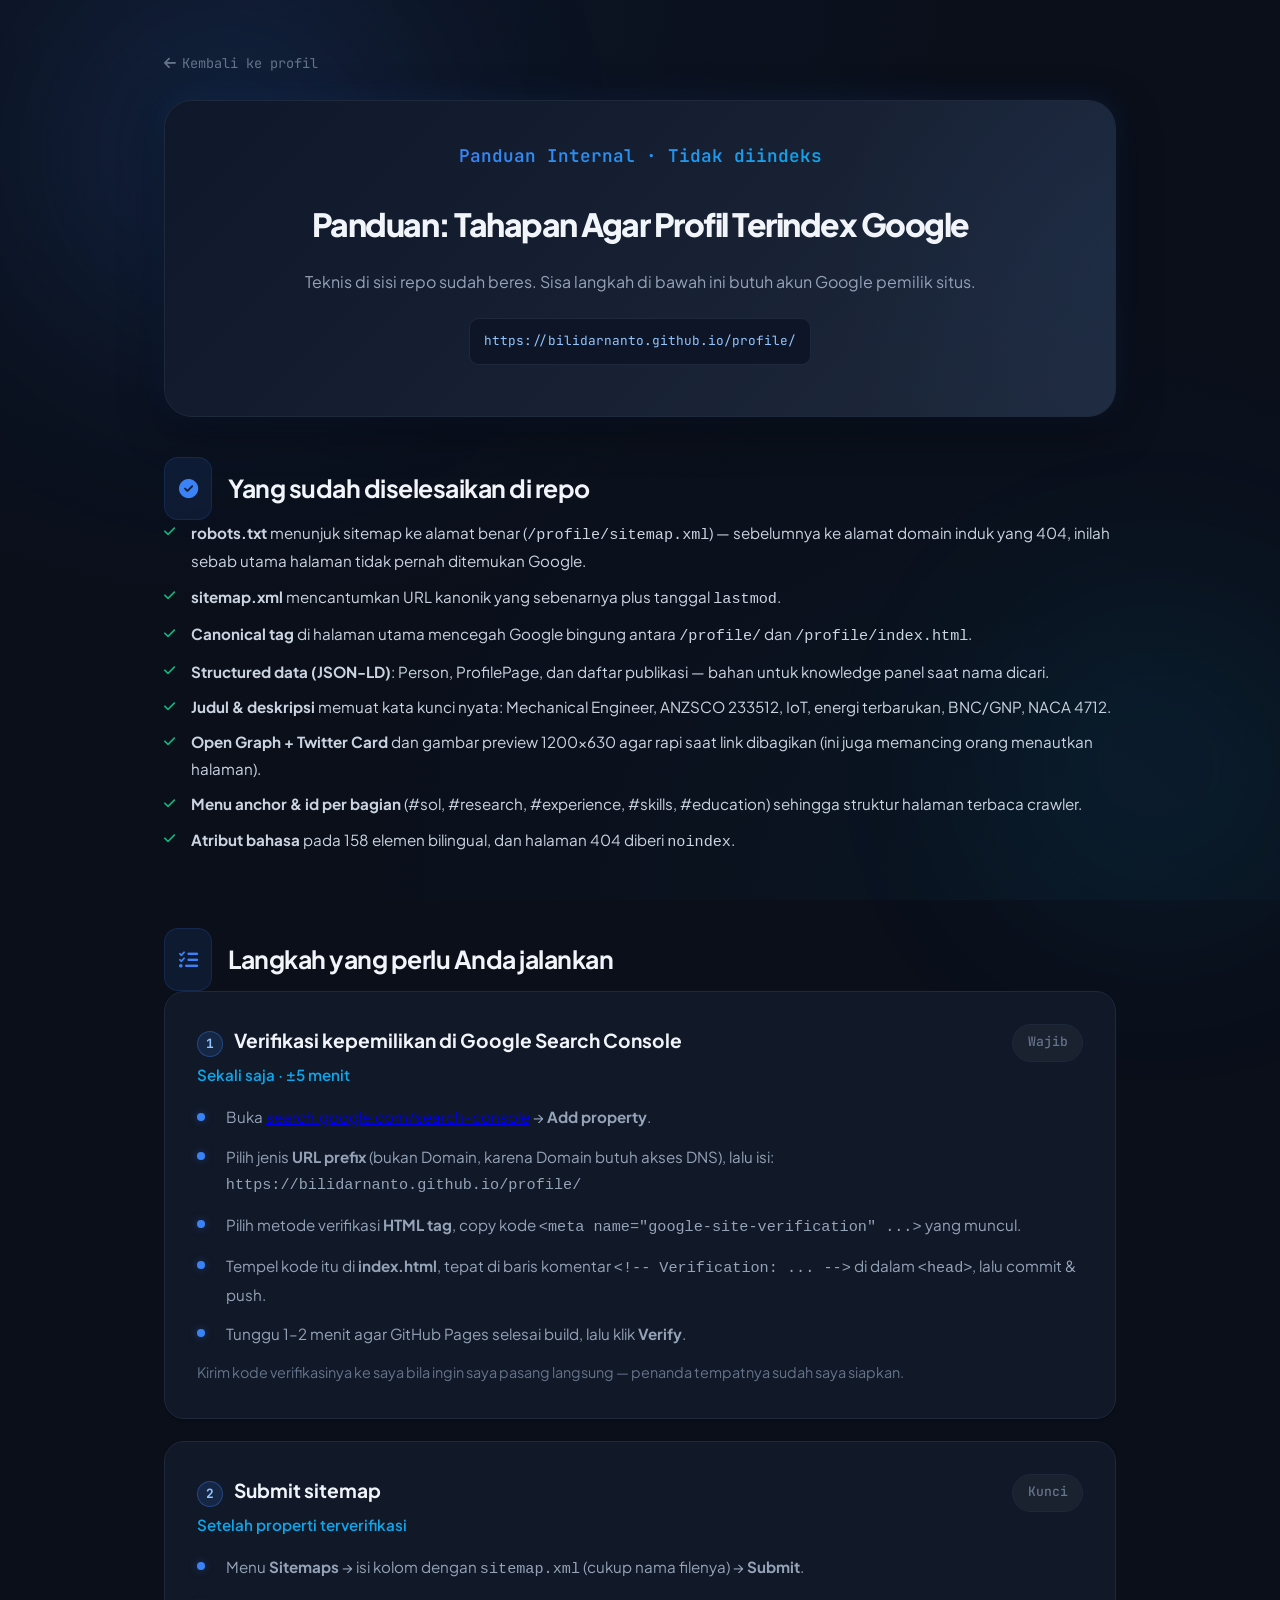
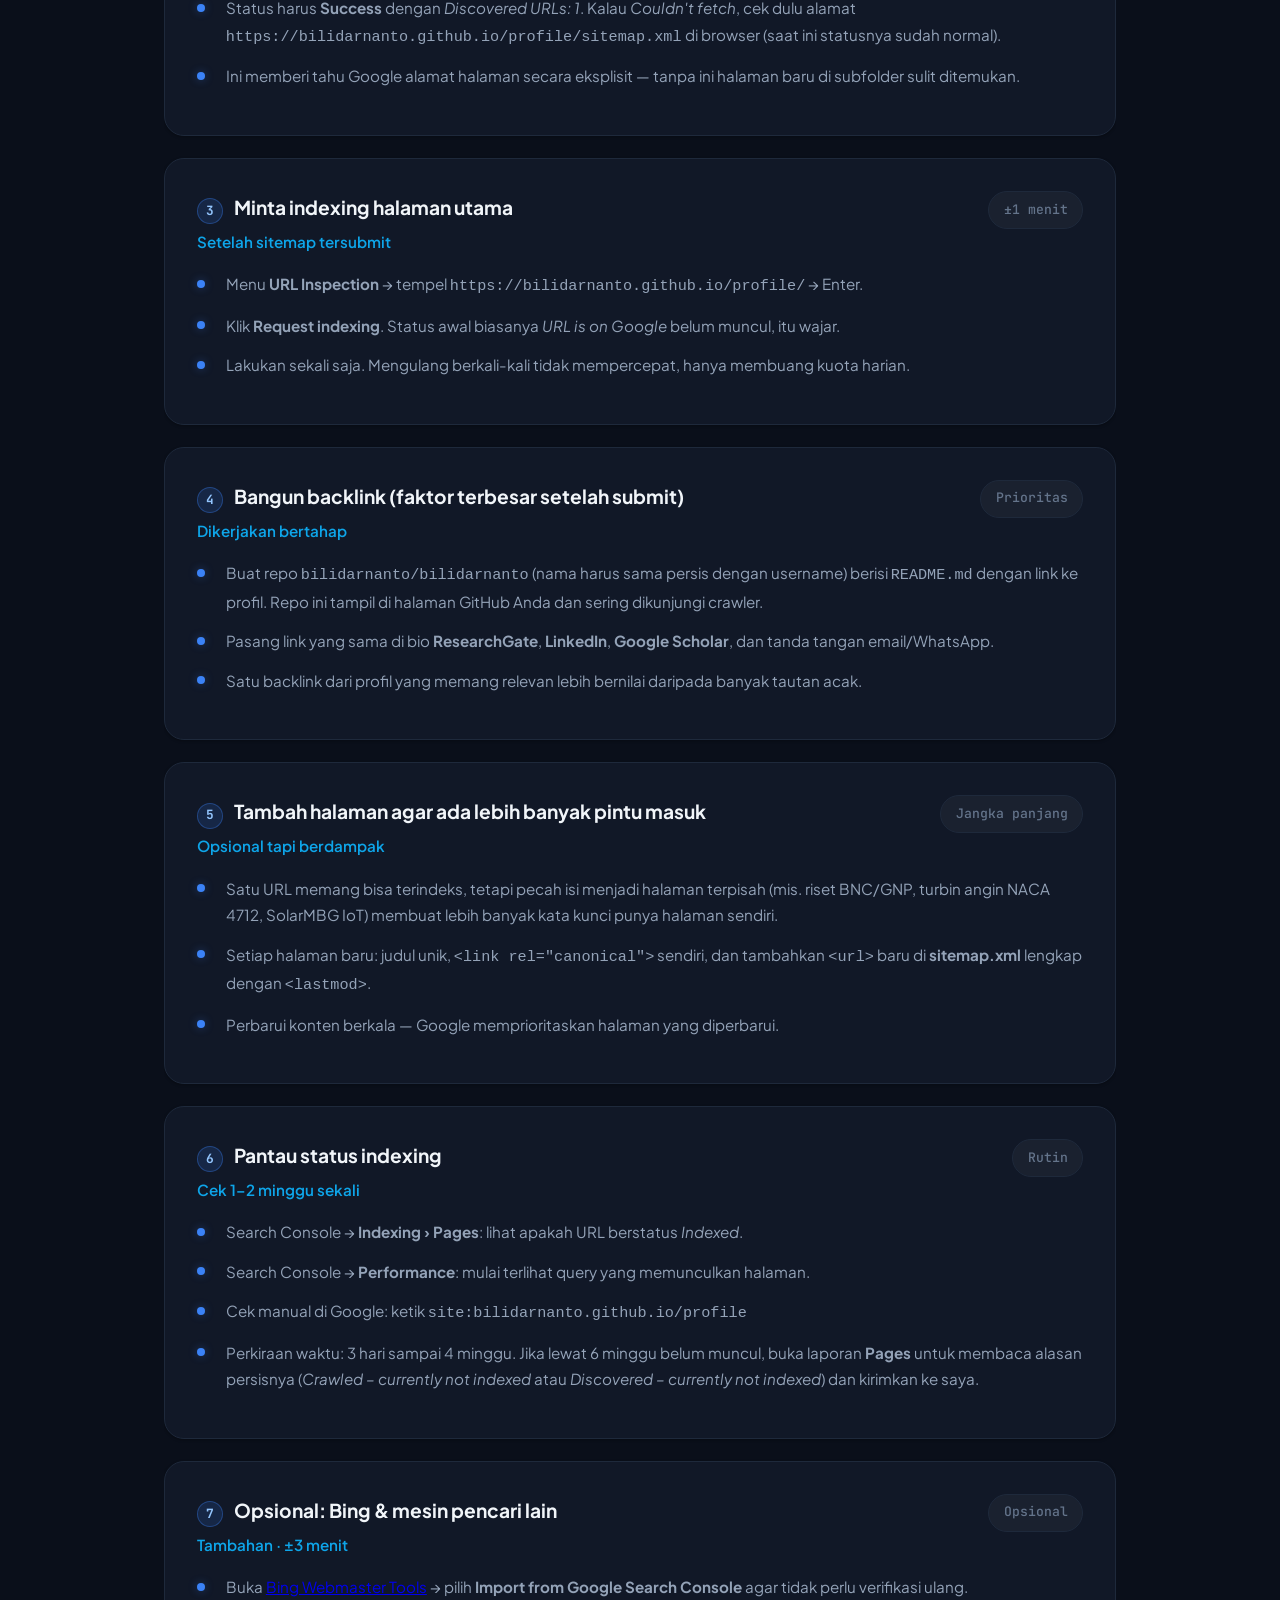
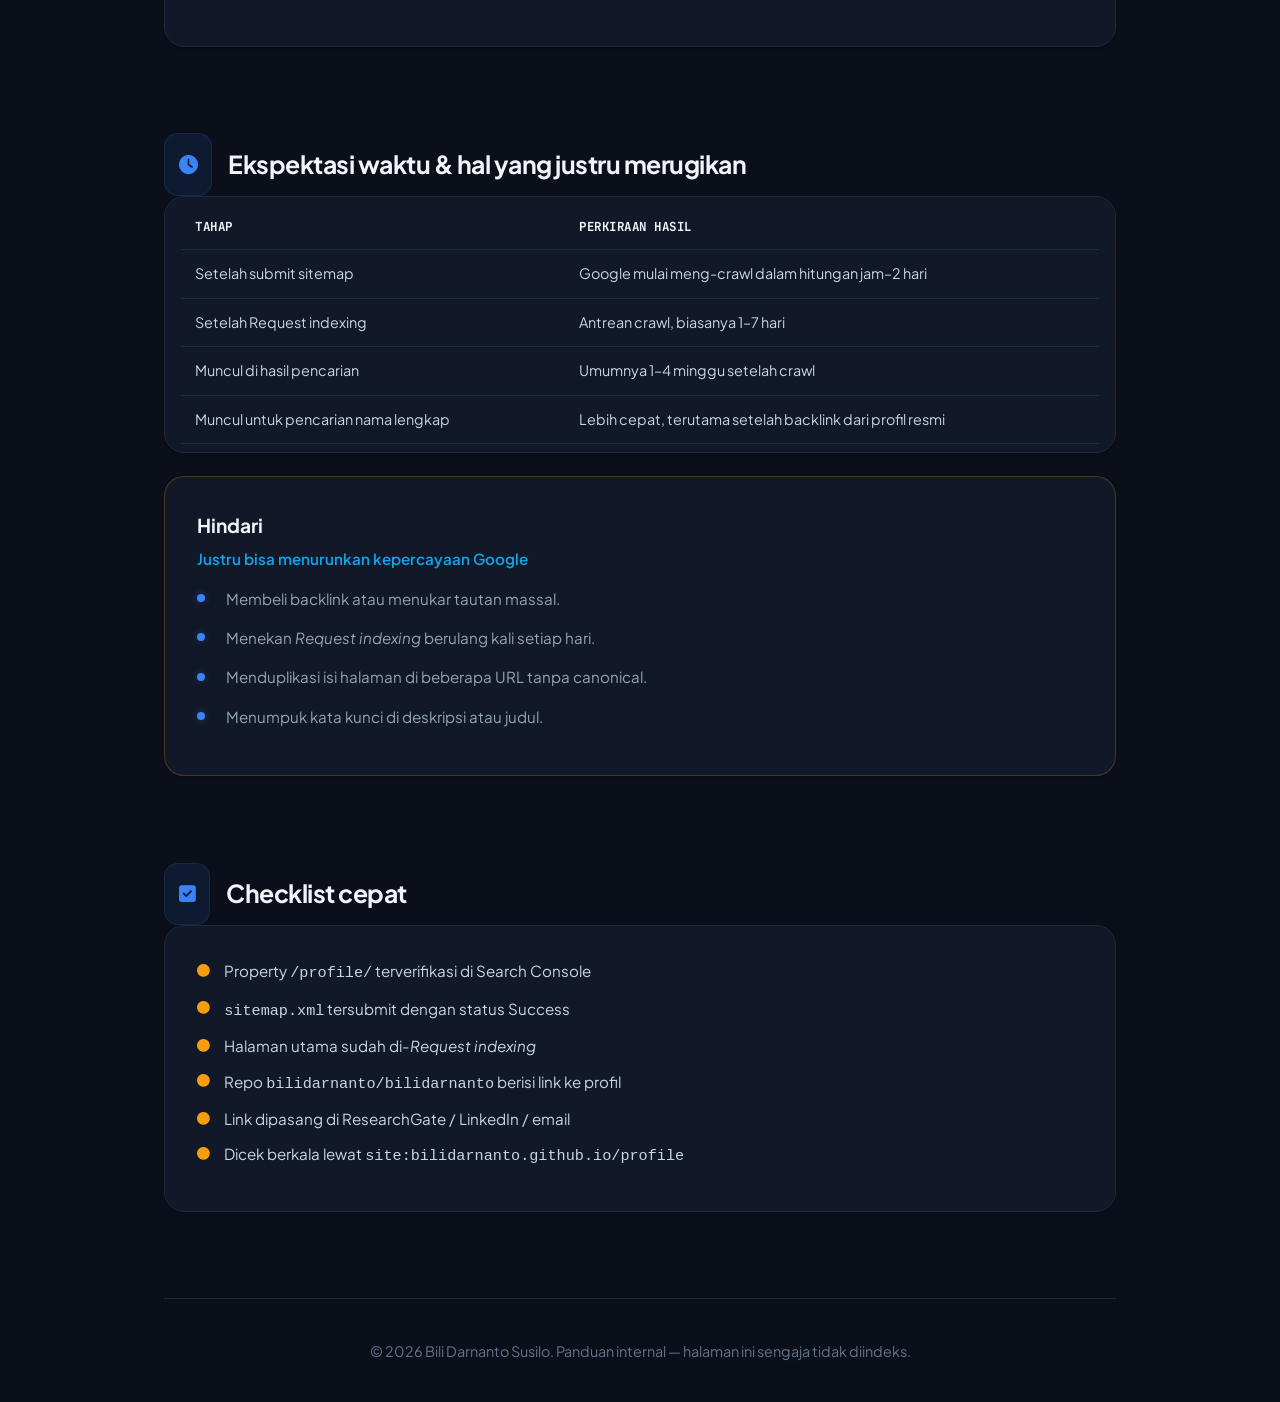
<file: panduan-google-indexing.html>
<!DOCTYPE html>
<html lang="id">
<head>
    <meta charset="UTF-8">
    <meta name="viewport" content="width=device-width, initial-scale=1.0">
    <meta name="theme-color" content="#0a0f1a">
    <meta name="robots" content="noindex, follow">
    <title>Panduan: Tahapan Agar Profil Terindex Google | Bili Darnanto Susilo</title>
    <meta name="description" content="Langkah-langkah teknis agar halaman profil dan riset terindeks Google: Search Console, submit sitemap, request indexing, dan backlink.">
    <link rel="stylesheet" href="assets/css/style.css">
    <link href="https://fonts.googleapis.com/css2?family=JetBrains+Mono:wght@400;500;600&family=Plus+Jakarta+Sans:wght@300;400;600;700;800&display=swap" rel="stylesheet">
    <link rel="stylesheet" href="https://cdnjs.cloudflare.com/ajax/libs/font-awesome/6.4.0/css/all.min.css">
    <style>
        .guide-hero { padding: 2.5rem 2rem; margin: 1.5rem 0 2.5rem; text-align: center; }
        .guide-hero h1 { font-size: 2rem; margin-bottom: 0.6rem; }
        .guide-hero p { color: var(--text-main); margin: 0.4rem 0; }
        .step-no {
            display: inline-flex; align-items: center; justify-content: center;
            width: 26px; height: 26px; border-radius: 50%; margin-right: 0.5rem;
            background: rgba(59, 130, 246, 0.15); border: 1px solid rgba(59, 130, 246, 0.35);
            color: #93c5fd; font-family: 'JetBrains Mono', monospace; font-size: 0.8rem; flex-shrink: 0;
        }
        .cmd {
            display: block; background: #0d1526; border: 1px solid var(--border-subtle);
            border-radius: 10px; padding: 0.7rem 0.9rem; margin: 0.7rem 0;
            font-family: 'JetBrains Mono', monospace; font-size: 0.8rem; color: #93c5fd;
            overflow-x: auto; word-break: break-all;
        }
        .guide-table { width: 100%; border-collapse: collapse; font-size: 0.9rem; }
        .guide-table th, .guide-table td { padding: 0.7rem 0.9rem; text-align: left; border-bottom: 1px solid var(--border-subtle); }
        .guide-table th { color: var(--text-heading); font-family: 'JetBrains Mono', monospace; font-size: 0.78rem; text-transform: uppercase; letter-spacing: 0.5px; }
        .guide-table td { color: #cbd5e1; }
        .checklist { list-style: none; }
        .checklist li { position: relative; padding-left: 1.7rem; margin-bottom: 0.55rem; color: #cbd5e1; font-size: 0.95rem; }
        .checklist li::before {
            content: '\f00c'; font-family: 'Font Awesome 6 Free'; font-weight: 900;
            position: absolute; left: 0; top: 0.1rem; color: var(--accent-green); font-size: 0.8rem;
        }
        .checklist.todo li::before { content: '\f10c'; color: var(--accent-amber); }
        .back-link { display: inline-flex; align-items: center; gap: 0.4rem; color: var(--text-muted); text-decoration: none; font-size: 0.85rem; font-family: 'JetBrains Mono', monospace; }
        .back-link:hover { color: var(--accent-primary); }
    </style>
</head>
<body>
    <div class="bg-glow bg-glow-1"></div>
    <div class="bg-glow bg-glow-2"></div>

    <div class="app-container">
        <p style="margin-top: 1rem;"><a class="back-link" href="/profile/"><i class="fa-solid fa-arrow-left"></i> Kembali ke profil</a></p>

        <!-- HERO -->
        <header class="hero guide-hero">
            <span class="title-badge">Panduan Internal &middot; Tidak diindeks</span>
            <h1>Panduan: Tahapan Agar Profil Terindex Google</h1>
            <p>Teknis di sisi repo sudah beres. Sisa langkah di bawah ini butuh akun Google pemilik situs.</p>
            <code class="cmd" style="display: inline-block; margin-top: 1rem;">https://bilidarnanto.github.io/profile/</code>
        </header>

        <!-- SUDAH BERES -->
        <div class="section-wrapper">
            <section>
                <div class="section-header">
                    <div class="icon-wrap"><i class="fa-solid fa-circle-check"></i></div>
                    <h2>Yang sudah diselesaikan di repo</h2>
                </div>
                <div class="section-content">
                    <ul class="checklist">
                        <li><strong>robots.txt</strong> menunjuk sitemap ke alamat benar (<code>/profile/sitemap.xml</code>) &mdash; sebelumnya ke alamat domain induk yang 404, inilah sebab utama halaman tidak pernah ditemukan Google.</li>
                        <li><strong>sitemap.xml</strong> mencantumkan URL kanonik yang sebenarnya plus tanggal <code>lastmod</code>.</li>
                        <li><strong>Canonical tag</strong> di halaman utama mencegah Google bingung antara <code>/profile/</code> dan <code>/profile/index.html</code>.</li>
                        <li><strong>Structured data (JSON-LD)</strong>: Person, ProfilePage, dan daftar publikasi &mdash; bahan untuk knowledge panel saat nama dicari.</li>
                        <li><strong>Judul &amp; deskripsi</strong> memuat kata kunci nyata: Mechanical Engineer, ANZSCO 233512, IoT, energi terbarukan, BNC/GNP, NACA 4712.</li>
                        <li><strong>Open Graph + Twitter Card</strong> dan gambar preview 1200&times;630 agar rapi saat link dibagikan (ini juga memancing orang menautkan halaman).</li>
                        <li><strong>Menu anchor &amp; id per bagian</strong> (#sol, #research, #experience, #skills, #education) sehingga struktur halaman terbaca crawler.</li>
                        <li><strong>Atribut bahasa</strong> pada 158 elemen bilingual, dan halaman 404 diberi <code>noindex</code>.</li>
                    </ul>
                </div>
            </section>
        </div>

        <!-- LANGKAH -->
        <div class="section-wrapper">
            <section>
                <div class="section-header">
                    <div class="icon-wrap"><i class="fa-solid fa-list-check"></i></div>
                    <h2>Langkah yang perlu Anda jalankan</h2>
                </div>
                <div class="section-content">

                    <div class="card">
                        <div class="card-header">
                            <div>
                                <h3 class="role-title"><span class="step-no">1</span> Verifikasi kepemilikan di Google Search Console</h3>
                                <span class="company">Sekali saja &middot; &plusmn;5 menit</span>
                            </div>
                            <span class="date-badge">Wajib</span>
                        </div>
                        <ul class="task-list">
                            <li>Buka <a href="https://search.google.com/search-console" target="_blank" rel="noopener">search.google.com/search-console</a> &rarr; <strong>Add property</strong>.</li>
                            <li>Pilih jenis <strong>URL prefix</strong> (bukan Domain, karena Domain butuh akses DNS), lalu isi: <code>https://bilidarnanto.github.io/profile/</code></li>
                            <li>Pilih metode verifikasi <strong>HTML tag</strong>, copy kode <code>&lt;meta name="google-site-verification" ...&gt;</code> yang muncul.</li>
                            <li>Tempel kode itu di <strong>index.html</strong>, tepat di baris komentar <code>&lt;!-- Verification: ... --&gt;</code> di dalam <code>&lt;head&gt;</code>, lalu commit &amp; push.</li>
                            <li>Tunggu 1&ndash;2 menit agar GitHub Pages selesai build, lalu klik <strong>Verify</strong>.</li>
                        </ul>
                        <p style="font-size: 0.9rem; color: var(--text-muted);">Kirim kode verifikasinya ke saya bila ingin saya pasang langsung &mdash; penanda tempatnya sudah saya siapkan.</p>
                    </div>

                    <div class="card">
                        <div class="card-header">
                            <div>
                                <h3 class="role-title"><span class="step-no">2</span> Submit sitemap</h3>
                                <span class="company">Setelah properti terverifikasi</span>
                            </div>
                            <span class="date-badge">Kunci</span>
                        </div>
                        <ul class="task-list">
                            <li>Menu <strong>Sitemaps</strong> &rarr; isi kolom dengan <code>sitemap.xml</code> (cukup nama filenya) &rarr; <strong>Submit</strong>.</li>
                            <li>Status harus <strong>Success</strong> dengan <em>Discovered URLs: 1</em>. Kalau <em>Couldn't fetch</em>, cek dulu alamat <code>https://bilidarnanto.github.io/profile/sitemap.xml</code> di browser (saat ini statusnya sudah normal).</li>
                            <li>Ini memberi tahu Google alamat halaman secara eksplisit &mdash; tanpa ini halaman baru di subfolder sulit ditemukan.</li>
                        </ul>
                    </div>

                    <div class="card">
                        <div class="card-header">
                            <div>
                                <h3 class="role-title"><span class="step-no">3</span> Minta indexing halaman utama</h3>
                                <span class="company">Setelah sitemap tersubmit</span>
                            </div>
                            <span class="date-badge">&plusmn;1 menit</span>
                        </div>
                        <ul class="task-list">
                            <li>Menu <strong>URL Inspection</strong> &rarr; tempel <code>https://bilidarnanto.github.io/profile/</code> &rarr; Enter.</li>
                            <li>Klik <strong>Request indexing</strong>. Status awal biasanya <em>URL is on Google</em> belum muncul, itu wajar.</li>
                            <li>Lakukan sekali saja. Mengulang berkali-kali tidak mempercepat, hanya membuang kuota harian.</li>
                        </ul>
                    </div>

                    <div class="card">
                        <div class="card-header">
                            <div>
                                <h3 class="role-title"><span class="step-no">4</span> Bangun backlink (faktor terbesar setelah submit)</h3>
                                <span class="company">Dikerjakan bertahap</span>
                            </div>
                            <span class="date-badge">Prioritas</span>
                        </div>
                        <ul class="task-list">
                            <li>Buat repo <code>bilidarnanto/bilidarnanto</code> (nama harus sama persis dengan username) berisi <code>README.md</code> dengan link ke profil. Repo ini tampil di halaman GitHub Anda dan sering dikunjungi crawler.</li>
                            <li>Pasang link yang sama di bio <strong>ResearchGate</strong>, <strong>LinkedIn</strong>, <strong>Google Scholar</strong>, dan tanda tangan email/WhatsApp.</li>
                            <li>Satu backlink dari profil yang memang relevan lebih bernilai daripada banyak tautan acak.</li>
                        </ul>
                    </div>

                    <div class="card">
                        <div class="card-header">
                            <div>
                                <h3 class="role-title"><span class="step-no">5</span> Tambah halaman agar ada lebih banyak pintu masuk</h3>
                                <span class="company">Opsional tapi berdampak</span>
                            </div>
                            <span class="date-badge">Jangka panjang</span>
                        </div>
                        <ul class="task-list">
                            <li>Satu URL memang bisa terindeks, tetapi pecah isi menjadi halaman terpisah (mis. riset BNC/GNP, turbin angin NACA 4712, SolarMBG IoT) membuat lebih banyak kata kunci punya halaman sendiri.</li>
                            <li>Setiap halaman baru: judul unik, <code>&lt;link rel="canonical"&gt;</code> sendiri, dan tambahkan <code>&lt;url&gt;</code> baru di <strong>sitemap.xml</strong> lengkap dengan <code>&lt;lastmod&gt;</code>.</li>
                            <li>Perbarui konten berkala &mdash; Google memprioritaskan halaman yang diperbarui.</li>
                        </ul>
                    </div>

                    <div class="card">
                        <div class="card-header">
                            <div>
                                <h3 class="role-title"><span class="step-no">6</span> Pantau status indexing</h3>
                                <span class="company">Cek 1&ndash;2 minggu sekali</span>
                            </div>
                            <span class="date-badge">Rutin</span>
                        </div>
                        <ul class="task-list">
                            <li>Search Console &rarr; <strong>Indexing &rsaquo; Pages</strong>: lihat apakah URL berstatus <em>Indexed</em>.</li>
                            <li>Search Console &rarr; <strong>Performance</strong>: mulai terlihat query yang memunculkan halaman.</li>
                            <li>Cek manual di Google: ketik <code>site:bilidarnanto.github.io/profile</code></li>
                            <li>Perkiraan waktu: 3 hari sampai 4 minggu. Jika lewat 6 minggu belum muncul, buka laporan <strong>Pages</strong> untuk membaca alasan persisnya (<em>Crawled &ndash; currently not indexed</em> atau <em>Discovered &ndash; currently not indexed</em>) dan kirimkan ke saya.</li>
                        </ul>
                    </div>

                    <div class="card">
                        <div class="card-header">
                            <div>
                                <h3 class="role-title"><span class="step-no">7</span> Opsional: Bing &amp; mesin pencari lain</h3>
                                <span class="company">Tambahan &middot; &plusmn;3 menit</span>
                            </div>
                            <span class="date-badge">Opsional</span>
                        </div>
                        <ul class="task-list">
                            <li>Buka <a href="https://www.bing.com/webmasters" target="_blank" rel="noopener">Bing Webmaster Tools</a> &rarr; pilih <strong>Import from Google Search Console</strong> agar tidak perlu verifikasi ulang.</li>
                        </ul>
                    </div>

                </div>
            </section>
        </div>

        <!-- EXPECTATION -->
        <div class="section-wrapper">
            <section>
                <div class="section-header">
                    <div class="icon-wrap"><i class="fa-solid fa-clock"></i></div>
                    <h2>Ekspektasi waktu &amp; hal yang justru merugikan</h2>
                </div>
                <div class="section-content">
                    <div class="card" style="padding: 0.5rem 1rem;">
                        <table class="guide-table">
                            <thead>
                                <tr><th>Tahap</th><th>Perkiraan hasil</th></tr>
                            </thead>
                            <tbody>
                                <tr><td>Setelah submit sitemap</td><td>Google mulai meng-crawl dalam hitungan jam&ndash;2 hari</td></tr>
                                <tr><td>Setelah Request indexing</td><td>Antrean crawl, biasanya 1&ndash;7 hari</td></tr>
                                <tr><td>Muncul di hasil pencarian</td><td>Umumnya 1&ndash;4 minggu setelah crawl</td></tr>
                                <tr><td>Muncul untuk pencarian nama lengkap</td><td>Lebih cepat, terutama setelah backlink dari profil resmi</td></tr>
                            </tbody>
                        </table>
                    </div>
                    <div class="card" style="border-color: rgba(245, 158, 11, 0.25);">
                        <div class="card-header" style="margin-bottom: 0.8rem;">
                            <div>
                                <h3 class="role-title">Hindari</h3>
                                <span class="company">Justru bisa menurunkan kepercayaan Google</span>
                            </div>
                        </div>
                        <ul class="task-list">
                            <li>Membeli backlink atau menukar tautan massal.</li>
                            <li>Menekan <em>Request indexing</em> berulang kali setiap hari.</li>
                            <li>Menduplikasi isi halaman di beberapa URL tanpa canonical.</li>
                            <li>Menumpuk kata kunci di deskripsi atau judul.</li>
                        </ul>
                    </div>
                </div>
            </section>
        </div>

        <!-- CHECKLIST -->
        <div class="section-wrapper">
            <section>
                <div class="section-header">
                    <div class="icon-wrap"><i class="fa-solid fa-square-check"></i></div>
                    <h2>Checklist cepat</h2>
                </div>
                <div class="section-content">
                    <div class="card">
                        <ul class="checklist todo">
                            <li>Property <code>/profile/</code> terverifikasi di Search Console</li>
                            <li><code>sitemap.xml</code> tersubmit dengan status Success</li>
                            <li>Halaman utama sudah di-<em>Request indexing</em></li>
                            <li>Repo <code>bilidarnanto/bilidarnanto</code> berisi link ke profil</li>
                            <li>Link dipasang di ResearchGate / LinkedIn / email</li>
                            <li>Dicek berkala lewat <code>site:bilidarnanto.github.io/profile</code></li>
                        </ul>
                    </div>
                </div>
            </section>
        </div>

        <footer>
            <p>&copy; 2026 Bili Darnanto Susilo. Panduan internal &mdash; halaman ini sengaja tidak diindeks.</p>
        </footer>
    </div>
</body>
</html>
</file>
<file: assets/css/style.css>
/* ============================================================
   Bili Darnanto Susilo - Portfolio Styles
   Version: 2.0 | Modular & Maintainable
   ============================================================ */

:root {
    --bg-body: #0a0f1a;
    --bg-card: #111827;
    --bg-card-hover: #151e2f;
    --border-subtle: #1e293b;
    --border-hover: #334155;
    --text-main: #94a3b8;
    --text-muted: #64748b;
    --text-heading: #f1f5f9;
    --accent-primary: #3b82f6;
    --accent-glow: rgba(59, 130, 246, 0.35);
    --accent-secondary: #0ea5e9;
    --accent-green: #10b981;
    --accent-amber: #f59e0b;
    --gradient-hero: linear-gradient(135deg, #0f172a 0%, #1e293b 100%);
    --gradient-accent: linear-gradient(135deg, #3b82f6 0%, #0ea5e9 100%);
    --shadow-sm: 0 1px 3px rgba(0,0,0,0.3);
    --shadow-md: 0 4px 20px rgba(0,0,0,0.4);
    --shadow-lg: 0 12px 40px rgba(0,0,0,0.5);
    --shadow-glow: 0 0 30px rgba(59, 130, 246, 0.15);
    --transition-fast: all 0.2s cubic-bezier(0.4, 0, 0.2, 1);
    --transition-smooth: all 0.35s cubic-bezier(0.4, 0, 0.2, 1);
    --radius-sm: 8px;
    --radius-md: 14px;
    --radius-lg: 20px;
    --radius-xl: 28px;
}

*, *::before, *::after { box-sizing: border-box; margin: 0; padding: 0; }

html {
    scroll-behavior: smooth;
    scroll-padding-top: 2rem;
}

body {
    font-family: 'Plus Jakarta Sans', sans-serif;
    background-color: var(--bg-body);
    color: var(--text-main);
    line-height: 1.75;
    -webkit-font-smoothing: antialiased;
    overflow-x: hidden;
    background-image: 
        radial-gradient(ellipse at 20% 0%, rgba(59, 130, 246, 0.06) 0%, transparent 50%),
        radial-gradient(ellipse at 80% 100%, rgba(14, 165, 233, 0.04) 0%, transparent 50%);
    background-attachment: fixed;
}

/* Multi-language System */
html[lang="id"] .lang-en { display: none !important; }
html[lang="en"] .lang-id { display: none !important; }

/* Scrollbar */
::-webkit-scrollbar { width: 6px; }
::-webkit-scrollbar-track { background: transparent; }
::-webkit-scrollbar-thumb { background: var(--border-hover); border-radius: 10px; }
::-webkit-scrollbar-thumb:hover { background: var(--accent-primary); }

/* Navigation */
.top-nav {
    position: sticky; top: 0; z-index: 1000;
    background: rgba(10, 15, 26, 0.85);
    backdrop-filter: blur(20px) saturate(180%);
    border-bottom: 1px solid var(--border-subtle);
    padding: 0.8rem 0;
    transition: var(--transition-smooth);
}
.top-nav.scrolled { box-shadow: 0 4px 30px rgba(0,0,0,0.5); padding: 0.6rem 0; }
.nav-inner {
    max-width: 1000px; margin: 0 auto; padding: 0 1.5rem;
    display: flex; justify-content: space-between; align-items: center;
}
.nav-logo {
    font-family: 'JetBrains Mono', monospace; font-weight: 600;
    font-size: 1rem; color: var(--text-heading);
    display: flex; align-items: center; gap: 0.5rem;
}
.nav-logo .dot {
    width: 8px; height: 8px; background: var(--accent-primary);
    border-radius: 50%; box-shadow: 0 0 10px var(--accent-glow);
    animation: pulse-dot 2s infinite;
}
.nav-actions { display: flex; align-items: center; gap: 1rem; }

@keyframes pulse-dot {
    0%, 100% { opacity: 1; transform: scale(1); }
    50% { opacity: 0.5; transform: scale(1.8); }
}

.lang-btn {
    background: rgba(255, 255, 255, 0.04); border: 1px solid var(--border-subtle);
    color: var(--text-heading); padding: 0.5rem 1rem; border-radius: 20px;
    font-family: 'JetBrains Mono', monospace; font-size: 0.82rem;
    cursor: pointer; backdrop-filter: blur(10px);
    transition: var(--transition-fast);
    display: flex; align-items: center; gap: 0.4rem;
}
.lang-btn:hover {
    border-color: var(--accent-primary);
    background: rgba(59, 130, 246, 0.12);
    box-shadow: 0 0 20px rgba(59, 130, 246, 0.2);
    transform: translateY(-1px);
}

/* Nav section links (internal anchors) */
.nav-links { display: flex; align-items: center; gap: 1.1rem; }
.nav-links a {
    color: var(--text-muted); text-decoration: none;
    font-family: 'Plus Jakarta Sans', sans-serif; font-size: 0.85rem; font-weight: 600;
    transition: var(--transition-fast);
}
.nav-links a:hover, .nav-links a:focus-visible { color: var(--accent-primary); }

/* Anchor offset so the sticky nav never covers a section heading */
.section-wrapper { scroll-margin-top: 90px; }

@media (max-width: 900px) {
    .nav-links { display: none; }
}

/* Container */
.app-container { max-width: 1000px; margin: 0 auto; padding: 2rem 1.5rem 1rem; }

/* Background Glows */
.bg-glow {
    position: fixed; border-radius: 50%; z-index: -1;
    pointer-events: none; filter: blur(100px); opacity: 0.5;
}
.bg-glow-1 {
    top: -15%; left: -5%; width: 45vw; height: 45vw;
    background: radial-gradient(circle, var(--accent-glow) 0%, rgba(0,0,0,0) 70%);
    animation: float-slow 12s ease-in-out infinite;
}
.bg-glow-2 {
    bottom: -10%; right: -8%; width: 35vw; height: 35vw;
    background: radial-gradient(circle, rgba(14, 165, 233, 0.25) 0%, rgba(0,0,0,0) 70%);
    animation: float-slow 15s ease-in-out infinite reverse;
}

@keyframes float-slow {
    0%, 100% { transform: translate(0, 0) scale(1); }
    25% { transform: translate(2%, -3%) scale(1.05); }
    50% { transform: translate(-1%, 2%) scale(0.97); }
    75% { transform: translate(-2%, -1%) scale(1.03); }
}

/* Hero */
.hero {
    display: flex; flex-direction: column; align-items: center;
    text-align: center; padding: 4rem 2.5rem 3.5rem;
    background: var(--gradient-hero);
    border: 1px solid var(--border-subtle);
    border-radius: var(--radius-xl);
    margin-top: 2rem; margin-bottom: 3.5rem;
    box-shadow: var(--shadow-lg), var(--shadow-glow);
    animation: fadeInDown 0.8s ease-out;
    position: relative; overflow: hidden;
}
.hero::after {
    content: ''; position: absolute; top: -50%; right: -30%;
    width: 60%; height: 200%;
    background: radial-gradient(ellipse, rgba(59, 130, 246, 0.06) 0%, transparent 70%);
    pointer-events: none;
}
.hero-avatar {
    width: 128px; height: 128px; border-radius: 50%;
    background: var(--gradient-accent);
    display: flex; align-items: center; justify-content: center;
    margin-bottom: 1.5rem; font-size: 2.5rem; font-weight: 800;
    color: white; box-shadow: 0 8px 30px rgba(59, 130, 246, 0.4);
    position: relative; z-index: 1;
    padding: 3px; border: 2px solid rgba(96, 165, 250, 0.55);
}
.hero-avatar img {
    width: 100%; height: 100%; object-fit: cover; object-position: center 30%;
    border-radius: 50%; display: block;
}
.hero h1 { color: var(--text-heading); font-size: 3rem; font-weight: 800; letter-spacing: -1.5px; margin-bottom: 0.5rem; z-index: 1; }
.hero .title-badge {
    background: var(--gradient-accent);
    -webkit-background-clip: text; -webkit-text-fill-color: transparent;
    background-clip: text;
    font-size: 1.1rem; font-weight: 600; margin-bottom: 1.5rem;
    font-family: 'JetBrains Mono', monospace; z-index: 1;
}
.hero p.summary { max-width: 750px; font-size: 1.05rem; margin-bottom: 2.2rem; z-index: 1; color: #cbd5e1; }
.contact-actions { display: flex; gap: 0.9rem; flex-wrap: wrap; justify-content: center; z-index: 1; }

/* Buttons */
.btn {
    display: inline-flex; align-items: center; gap: 0.6rem;
    padding: 0.8rem 1.6rem; border-radius: 12px;
    font-weight: 600; font-size: 0.95rem; text-decoration: none;
    transition: var(--transition-smooth);
    border: 1px solid transparent; cursor: pointer; white-space: nowrap;
}
.btn-primary { background: var(--gradient-accent); color: white; box-shadow: 0 4px 20px rgba(59, 130, 246, 0.35); }
.btn-primary:hover { box-shadow: 0 8px 30px rgba(59, 130, 246, 0.5); transform: translateY(-3px); filter: brightness(1.1); }
.btn-outline { background: rgba(255, 255, 255, 0.03); color: var(--text-heading); border-color: var(--border-subtle); }
.btn-outline:hover { background: rgba(255, 255, 255, 0.07); border-color: var(--text-muted); transform: translateY(-3px); box-shadow: var(--shadow-md); }
.btn-sm { padding: 0.45rem 1rem; font-size: 0.84rem; border-radius: 10px; }

/* Sections */
section { margin-bottom: 4rem; animation: fadeInUp 0.9s ease-out forwards; opacity: 0; transform: translateY(25px); }
section:nth-of-type(1) { animation-delay: 0.15s; }
section:nth-of-type(2) { animation-delay: 0.25s; }
section:nth-of-type(3) { animation-delay: 0.35s; }
section:nth-of-type(4) { animation-delay: 0.45s; }
section:nth-of-type(5) { animation-delay: 0.55s; }

.section-header { display: flex; align-items: center; gap: 1rem; margin-bottom: 2.2rem; }
.section-header .icon-wrap {
    font-size: 1.2rem; color: var(--accent-primary);
    background: rgba(59, 130, 246, 0.1); padding: 0.85rem;
    border-radius: 14px; border: 1px solid rgba(59, 130, 246, 0.15);
    transition: var(--transition-smooth);
}
section:hover .section-header .icon-wrap { background: rgba(59, 130, 246, 0.18); box-shadow: 0 0 20px rgba(59, 130, 246, 0.2); }
.section-header h2 { font-size: 1.55rem; color: var(--text-heading); font-weight: 700; letter-spacing: -0.5px; }

/* Cards */
.card {
    background: var(--bg-card); border: 1px solid var(--border-subtle);
    border-radius: var(--radius-lg); padding: 2rem;
    margin-bottom: 1.4rem; transition: var(--transition-smooth);
    position: relative; overflow: hidden; box-shadow: var(--shadow-sm);
}
.card::before {
    content: ''; position: absolute; left: 0; top: 0;
    height: 100%; width: 4px; background: var(--gradient-accent);
    transform: scaleY(0); transition: transform 0.4s cubic-bezier(0.4, 0, 0.2, 1);
    transform-origin: top; border-radius: 0 4px 4px 0;
}
.card:hover { border-color: var(--border-hover); box-shadow: var(--shadow-md), 0 0 30px rgba(59, 130, 246, 0.06); transform: translateY(-4px); background: var(--bg-card-hover); }
.card:hover::before { transform: scaleY(1); }
.card-header { display: flex; justify-content: space-between; align-items: flex-start; flex-wrap: wrap; margin-bottom: 1rem; gap: 1rem; }
.role-title { color: var(--text-heading); font-size: 1.2rem; font-weight: 700; }
.company { display: block; color: var(--accent-secondary); font-weight: 600; font-size: 0.95rem; margin-top: 0.25rem; }
.date-badge {
    background: rgba(255, 255, 255, 0.04); color: var(--text-muted);
    padding: 0.4rem 0.9rem; border-radius: 20px; font-size: 0.82rem;
    font-weight: 500; font-family: 'JetBrains Mono', monospace;
    border: 1px solid var(--border-subtle); white-space: nowrap;
}

/* Task List */
ul.task-list { list-style: none; padding-left: 0; }
ul.task-list li { position: relative; padding-left: 1.8rem; margin-bottom: 0.8rem; font-size: 0.95rem; }
ul.task-list li::before {
    content: ''; position: absolute; left: 0; top: 0.55em;
    width: 8px; height: 8px; background: var(--accent-primary);
    border-radius: 50%; box-shadow: 0 0 8px var(--accent-glow);
    transition: var(--transition-fast);
}
.card:hover ul.task-list li::before { box-shadow: 0 0 14px var(--accent-glow); background: var(--accent-secondary); }

/* Skills */
.skills-grid { display: grid; grid-template-columns: repeat(auto-fit, minmax(300px, 1fr)); gap: 1.4rem; }
.skill-group { background: var(--bg-card); border: 1px solid var(--border-subtle); border-radius: var(--radius-lg); padding: 1.6rem; transition: var(--transition-smooth); }
.skill-group:hover { border-color: var(--border-hover); box-shadow: var(--shadow-md); transform: translateY(-3px); }
.skill-group h3 { color: var(--text-heading); font-size: 1.05rem; margin-bottom: 1.1rem; font-weight: 600; }
.skill-tags { display: flex; flex-wrap: wrap; gap: 0.6rem; }
.tag {
    background: rgba(59, 130, 246, 0.08); color: #bfdbfe;
    border: 1px solid rgba(59, 130, 246, 0.18);
    padding: 0.45rem 0.85rem; border-radius: 8px;
    font-size: 0.84rem; font-weight: 500;
    font-family: 'JetBrains Mono', monospace;
    transition: var(--transition-fast); cursor: default;
}
.tag:hover { background: rgba(59, 130, 246, 0.2); border-color: rgba(59, 130, 246, 0.45); transform: translateY(-2px); box-shadow: 0 4px 12px rgba(59, 130, 246, 0.2); color: #ffffff; }

/* Research Meta */
.research-meta { display: flex; flex-wrap: wrap; gap: 1.4rem; margin-bottom: 1rem; font-size: 0.9rem; }
.research-meta span { display: inline-flex; align-items: center; gap: 0.5rem; color: var(--text-muted); }
.research-meta i { color: var(--accent-secondary); font-size: 0.85rem; }
.research-actions { display: flex; gap: 0.8rem; flex-wrap: wrap; }

/* License Card */
.license-card { background: var(--bg-card); border: 1px solid var(--border-subtle); border-radius: var(--radius-lg); padding: 1.6rem; margin-top: 1.5rem; display: flex; align-items: center; gap: 1.2rem; transition: var(--transition-smooth); }
.license-card:hover { border-color: var(--border-hover); box-shadow: var(--shadow-md); transform: translateY(-3px); }
.license-icon { font-size: 2.2rem; color: var(--accent-amber); background: rgba(245, 158, 11, 0.1); padding: 1rem; border-radius: 16px; flex-shrink: 0; }

/* Subsection */
.subsection-header { display: flex; align-items: center; gap: 0.8rem; margin-bottom: 1.2rem; margin-top: 2rem; }
.subsection-header i { color: var(--accent-amber); font-size: 1.1rem; }
.subsection-header h3 { color: var(--text-heading); font-size: 1.05rem; font-weight: 600; }

/* Footer */
footer { text-align: center; padding: 2.5rem 0; border-top: 1px solid var(--border-subtle); margin-top: 2rem; font-size: 0.9rem; color: var(--text-muted); }

/* Animations */
@keyframes fadeInDown { from { opacity: 0; transform: translateY(-40px); } to { opacity: 1; transform: translateY(0); } }
@keyframes fadeInUp { to { opacity: 1; transform: translateY(0); } }


/* ============================================================
   EXPANDABLE SECTIONS
   ============================================================ */

/* Section Header menjadi clickable */
.section-header-clickable {
    cursor: pointer;
    user-select: none;
    transition: var(--transition-smooth);
    padding: 0.5rem;
    margin: -0.5rem;
    border-radius: 12px;
}

.section-header-clickable:hover {
    background: rgba(59, 130, 246, 0.05);
}

.section-header-clickable:hover .icon-wrap {
    background: rgba(59, 130, 246, 0.2);
    box-shadow: 0 0 20px rgba(59, 130, 246, 0.25);
}

/* Toggle Indicator */
.toggle-indicator {
    margin-left: auto;
    font-size: 1rem;
    color: var(--text-muted);
    transition: transform 0.35s cubic-bezier(0.4, 0, 0.2, 1);
    display: flex;
    align-items: center;
    justify-content: center;
    width: 32px;
    height: 32px;
    border-radius: 50%;
    background: rgba(255, 255, 255, 0.03);
    border: 1px solid var(--border-subtle);
}

.section-header-clickable:hover .toggle-indicator {
    border-color: var(--accent-primary);
    background: rgba(59, 130, 246, 0.1);
    color: var(--accent-primary);
}

/* Section Content - Animasi Collapse */
.section-content {
    overflow: hidden;
    transition: max-height 0.5s cubic-bezier(0.4, 0, 0.2, 1),
                opacity 0.4s cubic-bezier(0.4, 0, 0.2, 1),
                margin 0.5s cubic-bezier(0.4, 0, 0.2, 1);
    max-height: 8000px; /* Cukup besar untuk konten */
    opacity: 1;
}

.section-content.collapsed {
    max-height: 0 !important;
    opacity: 0;
    margin-top: 0;
    margin-bottom: 0;
}

/* Rotate indicator saat collapsed */
.toggle-indicator.collapsed {
    transform: rotate(-90deg);
}

/* Section wrapper */
.section-wrapper {
    margin-bottom: 4rem;
    animation: fadeInUp 0.9s ease-out forwards;
    opacity: 0;
    transform: translateY(25px);
}

.section-wrapper:nth-of-type(1) { animation-delay: 0.15s; }
.section-wrapper:nth-of-type(2) { animation-delay: 0.25s; }
.section-wrapper:nth-of-type(3) { animation-delay: 0.35s; }
.section-wrapper:nth-of-type(4) { animation-delay: 0.45s; }
.section-wrapper:nth-of-type(5) { animation-delay: 0.55s; }
.section-wrapper:nth-of-type(6) { animation-delay: 0.65s; }

/* Tombol Expand All / Collapse All */
.global-toggle-wrapper {
    display: flex;
    justify-content: flex-end;
    gap: 0.5rem;
    margin-bottom: 1.5rem;
}

.btn-toggle-all {
    background: rgba(255, 255, 255, 0.03);
    border: 1px solid var(--border-subtle);
    color: var(--text-muted);
    padding: 0.45rem 0.9rem;
    border-radius: 10px;
    font-family: 'JetBrains Mono', monospace;
    font-size: 0.78rem;
    cursor: pointer;
    transition: var(--transition-fast);
    display: flex;
    align-items: center;
    gap: 0.4rem;
}

.btn-toggle-all:hover {
    border-color: var(--accent-primary);
    color: var(--accent-primary);
    background: rgba(59, 130, 246, 0.08);
}

/* Smooth section header */
.section-header {
    display: flex;
    align-items: center;
    gap: 1rem;
    margin-bottom: 0;
    width: 100%;
}


/* Responsive */

/* ============================================================
   RESEARCHGATE & RESEARCH EXPERTISE STYLES
   ============================================================ */

/* ResearchGate Button */
.btn-rg {
    background: rgba(0, 204, 153, 0.08) !important;
    border-color: rgba(0, 204, 153, 0.25) !important;
    color: #00cc99 !important;
}

.btn-rg:hover {
    background: rgba(0, 204, 153, 0.15) !important;
    border-color: rgba(0, 204, 153, 0.5) !important;
    color: #00e6ac !important;
    box-shadow: 0 4px 15px rgba(0, 204, 153, 0.2) !important;
}

/* Research Expertise Section */
.research-expertise {
    margin-top: 1.4rem;
    border-color: rgba(16, 185, 129, 0.2) !important;
}

.research-expertise h3 i {
    color: var(--accent-green) !important;
}

/* Research Expertise Tags */
.tag-research {
    background: rgba(16, 185, 129, 0.08) !important;
    color: #6ee7b7 !important;
    border: 1px solid rgba(16, 185, 129, 0.18) !important;
}

.tag-research:hover {
    background: rgba(16, 185, 129, 0.2) !important;
    border-color: rgba(16, 185, 129, 0.45) !important;
    box-shadow: 0 4px 12px rgba(16, 185, 129, 0.2) !important;
    color: #ffffff !important;
}


@media (max-width: 768px) {
    .hero { padding: 2.5rem 1.5rem 2.5rem; margin-top: 1rem; }
    .hero h1 { font-size: 2.2rem; }
    .card-header { flex-direction: column; }
    .date-badge { align-self: flex-start; }
    .contact-actions .btn { width: 100%; justify-content: center; }
    .skills-grid { grid-template-columns: 1fr; }
    .license-card { flex-direction: column; text-align: center; }
    .research-actions { flex-direction: column; }
    .research-actions .btn { width: 100%; justify-content: center; }
}
@media (max-width: 480px) {
    .hero h1 { font-size: 1.8rem; }
    .section-header h2 { font-size: 1.3rem; }
    .role-title { font-size: 1.05rem; }
}
</file>
